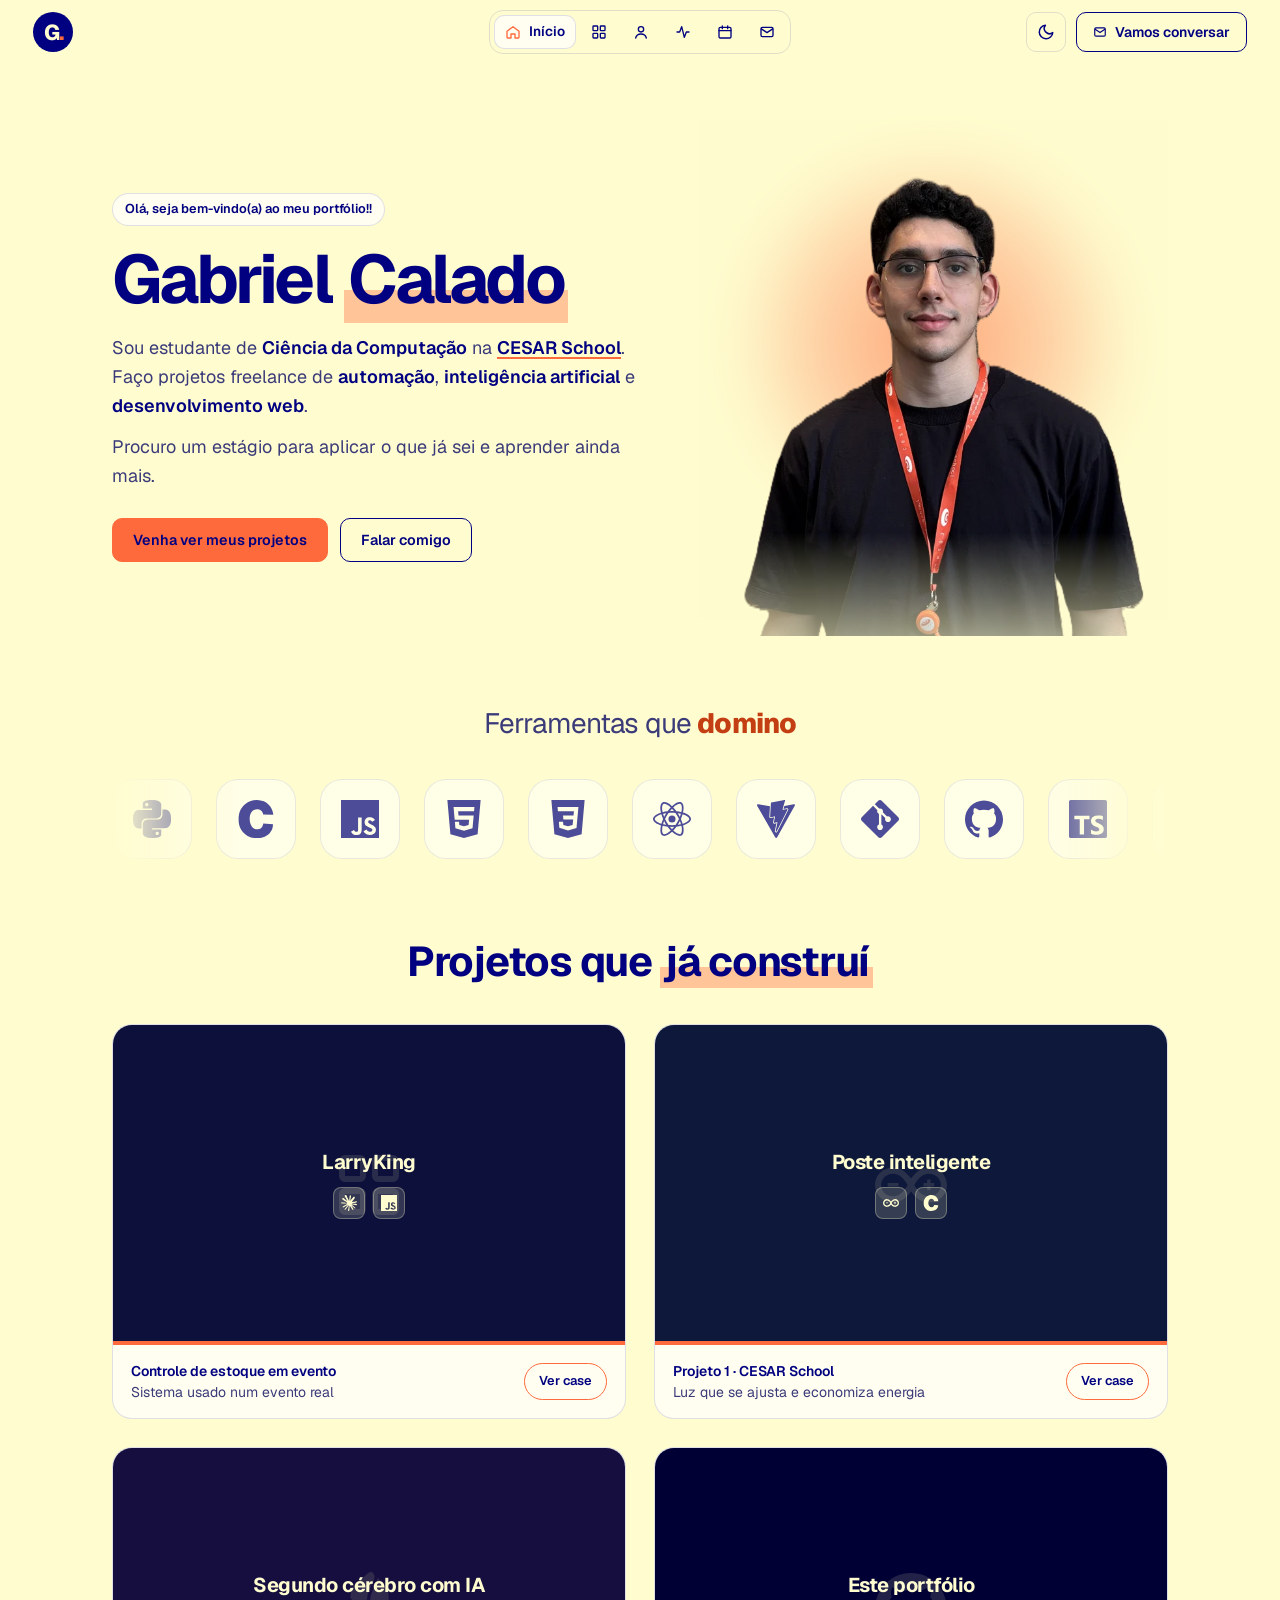
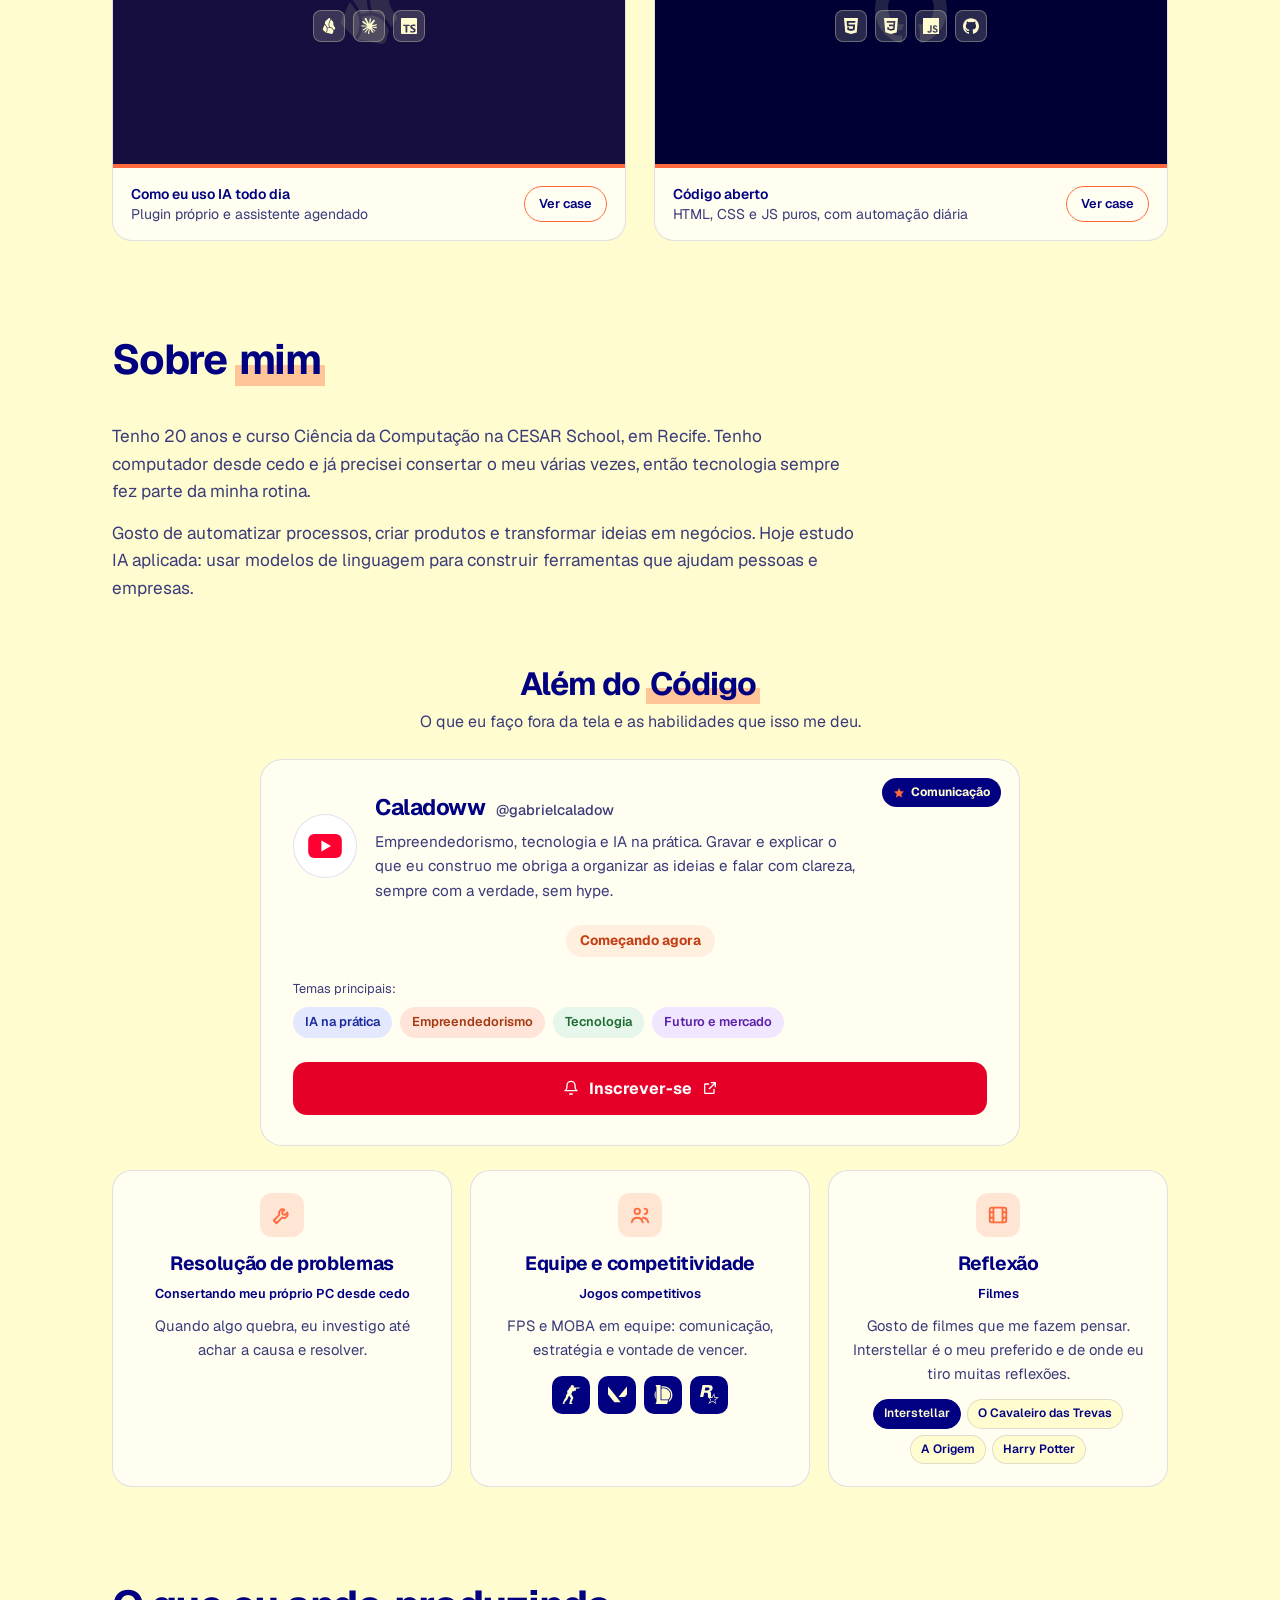
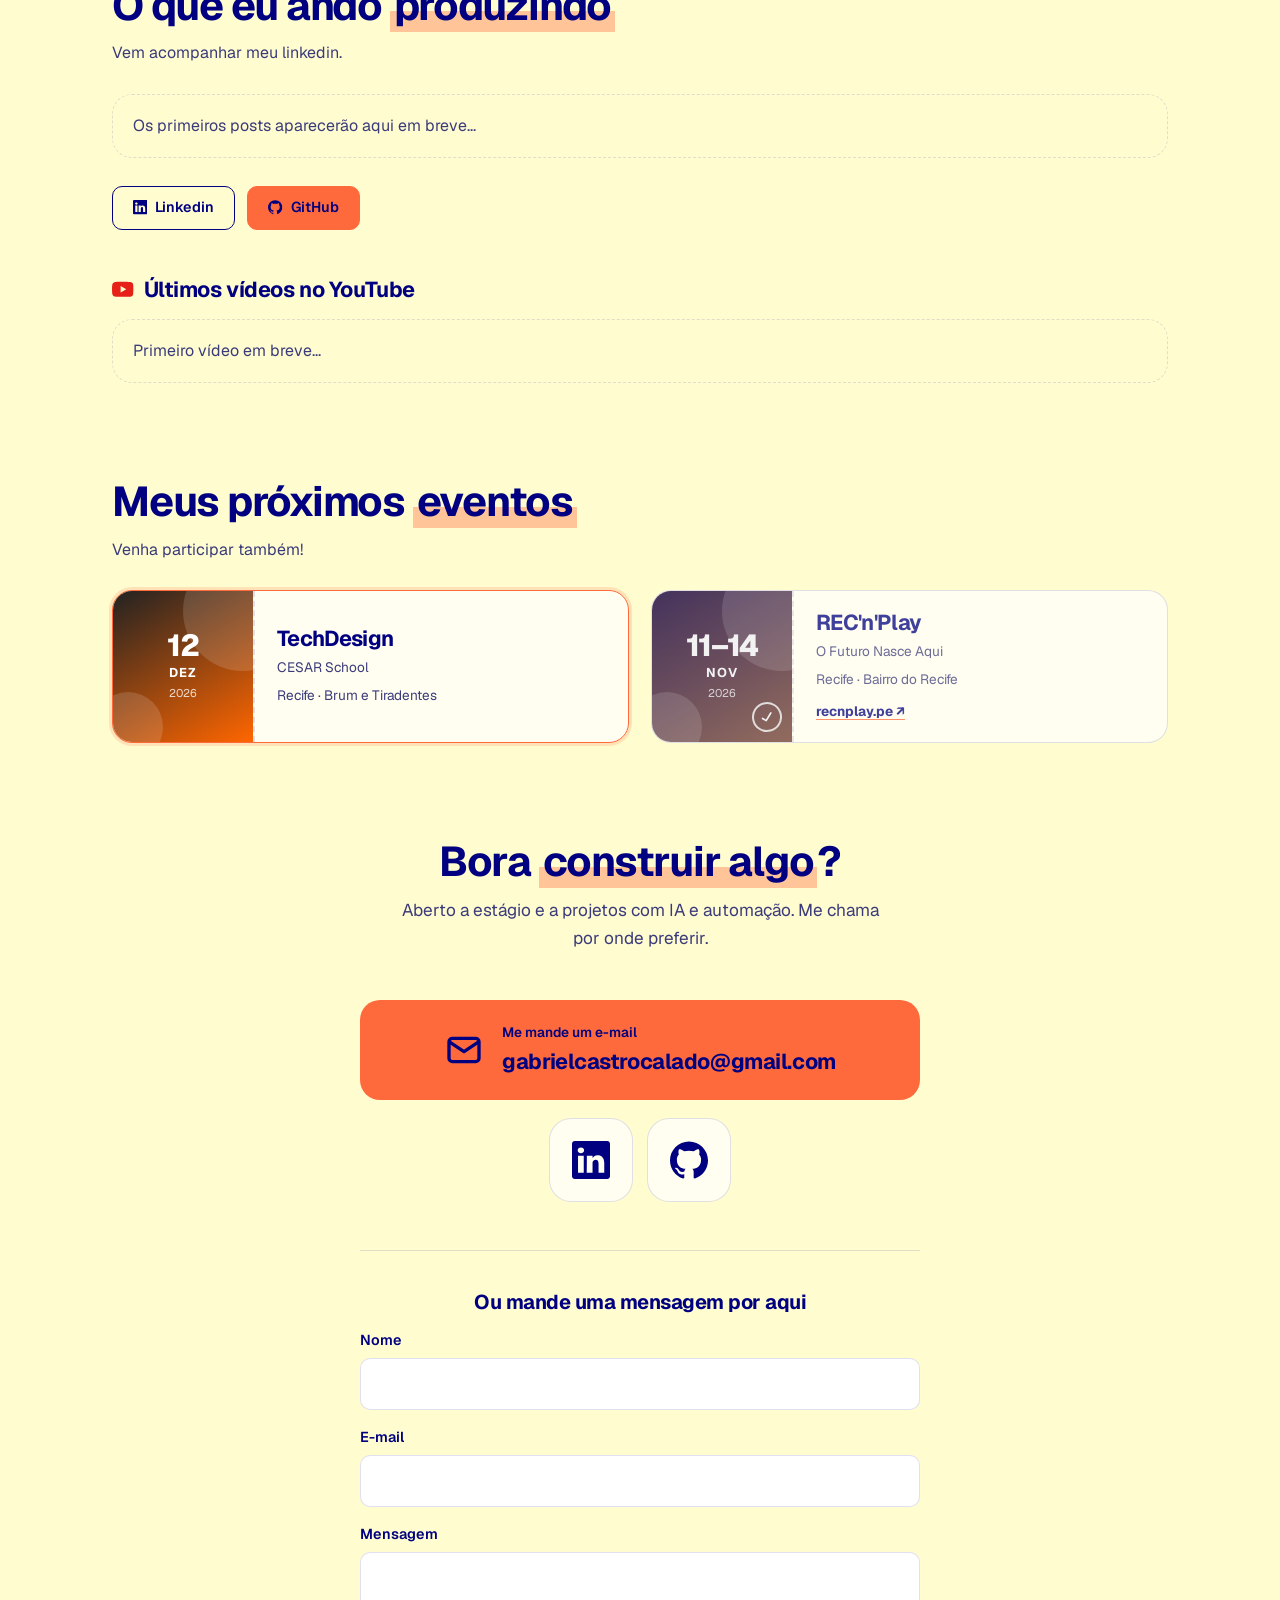
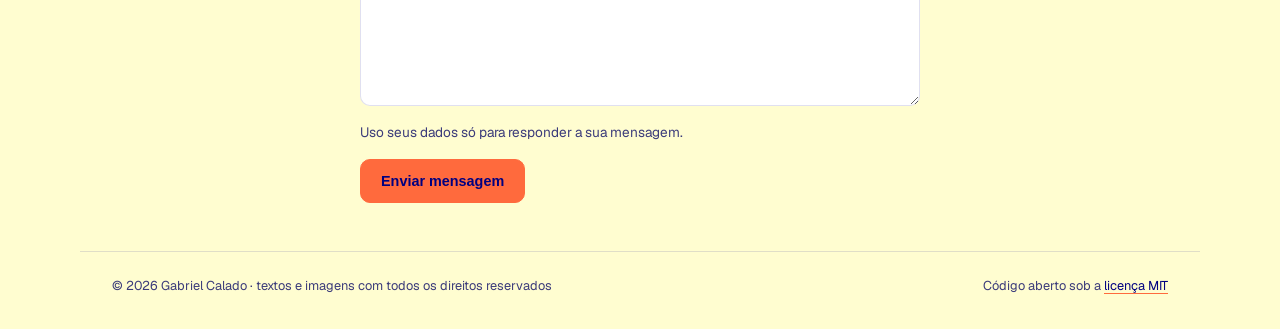
<file: index.html>
<!doctype html>
<html lang="pt-BR">
<head>
  <meta charset="utf-8">
  <meta name="viewport" content="width=device-width, initial-scale=1">
  <link rel="icon" href="/favicon.ico" sizes="any">
  <link rel="apple-touch-icon" href="/apple-touch-icon.png">
  <title>Gabriel Calado · Portfólio</title>
  <meta name="description" content="Portfólio de Gabriel Calado, estudante de Ciência da Computação na CESAR School construindo produtos com IA.">
  <meta name="author" content="Gabriel Calado">
  <!-- Prévia do link no LinkedIn e em outras redes (Open Graph). A imagem precisa de endereço completo. -->
  <meta property="og:type" content="website">
  <meta property="og:site_name" content="Gabriel Calado">
  <meta property="og:locale" content="pt_BR">
  <meta property="og:url" content="https://gabrielcalado.netlify.app/">
  <meta property="og:title" content="Gabriel Calado · Portfólio">
  <meta property="og:description" content="Portfólio de Gabriel Calado, estudante de Ciência da Computação na CESAR School construindo produtos com IA.">
  <meta property="og:image" content="https://gabrielcalado.netlify.app/assets/img/og.jpg">
  <meta property="og:image:width" content="1200">
  <meta property="og:image:height" content="630">
  <meta property="og:image:alt" content="Gabriel Calado, estudante de Ciência da Computação na CESAR School">
  <meta name="twitter:card" content="summary_large_image">
  <link rel="preload" href="assets/fonts/Geist-Variable.woff2" as="font" type="font/woff2" crossorigin>
  <link rel="stylesheet" href="assets/css/tokens.css">
  <link rel="stylesheet" href="assets/css/base.css">
  <link rel="stylesheet" href="assets/css/layout.css">
  <link rel="stylesheet" href="assets/css/components.css">
  <script src="assets/js/theme.js"></script>
  <script src="assets/js/intro.js"></script>
  <script type="module" src="assets/js/main.js"></script>
</head>
<body>
  <a class="skip-link" href="#conteudo">Pular para o conteúdo</a>
  <div class="header-sentinel" aria-hidden="true"></div>

  <header class="site-header">
    <div class="header-bar">
      <a class="logo" href="#inicio" aria-label="Gabriel Calado, voltar ao início">
        <span class="logo-mark" aria-hidden="true">G<span class="logo-dot">.</span></span>
      </a>
      <nav aria-label="Seções do portfólio">
        <ul class="nav-list">
          <li>
            <a class="nav-link" href="#inicio" data-tooltip="Início">
              <svg class="icon" aria-hidden="true"><use href="assets/icons/sprite.svg#home"></use></svg>
              <span class="nav-label">Início</span>
            </a>
          </li>
          <li>
            <a class="nav-link" href="#projetos" data-tooltip="Projetos">
              <svg class="icon" aria-hidden="true"><use href="assets/icons/sprite.svg#grid"></use></svg>
              <span class="nav-label">Projetos</span>
            </a>
          </li>
          <li>
            <a class="nav-link" href="#sobre" data-tooltip="Sobre">
              <svg class="icon" aria-hidden="true"><use href="assets/icons/sprite.svg#user"></use></svg>
              <span class="nav-label">Sobre</span>
            </a>
          </li>
          <li>
            <a class="nav-link" href="#novidades" data-tooltip="Novidades">
              <svg class="icon" aria-hidden="true"><use href="assets/icons/sprite.svg#activity"></use></svg>
              <span class="nav-label">Novidades</span>
            </a>
          </li>
          <li>
            <a class="nav-link" href="#eventos" data-tooltip="Eventos">
              <svg class="icon" aria-hidden="true"><use href="assets/icons/sprite.svg#calendar"></use></svg>
              <span class="nav-label">Eventos</span>
            </a>
          </li>
          <li>
            <a class="nav-link" href="#contato" data-tooltip="Contato">
              <svg class="icon" aria-hidden="true"><use href="assets/icons/sprite.svg#mail"></use></svg>
              <span class="nav-label">Contato</span>
            </a>
          </li>
        </ul>
      </nav>
      <div class="header-actions">
        <button class="theme-toggle" type="button" data-theme-toggle aria-label="Tema escuro" aria-pressed="false">
          <svg class="icon icon-moon" aria-hidden="true"><use href="assets/icons/sprite.svg#moon"></use></svg>
          <svg class="icon icon-sun" aria-hidden="true"><use href="assets/icons/sprite.svg#sun"></use></svg>
        </button>
        <a class="header-cta" href="#contato">
          <svg class="icon" aria-hidden="true"><use href="assets/icons/sprite.svg#mail"></use></svg>
          <span class="header-cta-label">Vamos conversar</span>
        </a>
      </div>
    </div>
  </header>

  <main id="conteudo">
    <section id="inicio" class="hero-section" aria-labelledby="inicio-titulo">
      <div class="hero">
        <div class="hero-text">
          <p class="pill">Olá, seja bem-vindo(a) ao meu portfólio!!</p>
          <h1 id="inicio-titulo" class="hero-title">Gabriel <span class="highlight">Calado</span></h1>
          <p class="hero-lead">
            Sou estudante de <strong>Ciência da Computação</strong> na
            <a href="https://www.cesar.school/" target="_blank" rel="noopener noreferrer">CESAR School</a>.
            Faço projetos freelance de <strong>automação</strong>, <strong>inteligência artificial</strong>
            e <strong>desenvolvimento web</strong>.
          </p>
          <p class="hero-lead">
            Procuro um estágio para aplicar o que já sei e aprender ainda mais.
          </p>
          <div class="hero-actions">
            <a class="button button-primary" href="#projetos">Venha ver meus projetos</a>
            <a class="button" href="#contato">Falar comigo</a>
          </div>
        </div>

        <figure class="hero-photo">
          <img src="assets/img/gabriel.webp" alt="Gabriel Calado sorrindo, de óculos e camiseta preta, com o crachá da CESAR School" width="720" height="912">
        </figure>
      </div>

      <h2 class="tools-title">Ferramentas que <span class="tools-title-accent">domino</span></h2>
      <div class="tools" data-marquee>
        <ul class="tools-track" aria-label="Ferramentas que domino">
          <li class="tool tool-python"><svg class="icon" role="img" aria-label="Python"><use href="assets/icons/sprite.svg#python"></use></svg></li>
          <li class="tool tool-c"><svg class="icon" role="img" aria-label="C"><use href="assets/icons/sprite.svg#c"></use></svg></li>
          <li class="tool tool-javascript"><svg class="icon" role="img" aria-label="JavaScript"><use href="assets/icons/sprite.svg#javascript"></use></svg></li>
          <li class="tool tool-html"><svg class="icon" role="img" aria-label="HTML"><use href="assets/icons/sprite.svg#html5"></use></svg></li>
          <li class="tool tool-css"><svg class="icon" role="img" aria-label="CSS"><use href="assets/icons/sprite.svg#css3"></use></svg></li>
          <li class="tool tool-react"><svg class="icon" role="img" aria-label="React"><use href="assets/icons/sprite.svg#react"></use></svg></li>
          <li class="tool tool-vite"><svg class="icon" role="img" aria-label="Vite"><use href="assets/icons/sprite.svg#vite"></use></svg></li>
          <li class="tool tool-git"><svg class="icon" role="img" aria-label="Git"><use href="assets/icons/sprite.svg#git"></use></svg></li>
          <li class="tool tool-github"><svg class="icon" role="img" aria-label="GitHub"><use href="assets/icons/sprite.svg#github"></use></svg></li>
          <li class="tool tool-typescript"><svg class="icon" role="img" aria-label="TypeScript"><use href="assets/icons/sprite.svg#typescript"></use></svg></li>
          <li class="tool tool-arduino"><svg class="icon" role="img" aria-label="Arduino"><use href="assets/icons/sprite.svg#arduino"></use></svg></li>
          <li class="tool tool-claude"><svg class="icon" role="img" aria-label="Claude"><use href="assets/icons/sprite.svg#claude"></use></svg></li>
          <li class="tool tool-obsidian"><svg class="icon" role="img" aria-label="Obsidian"><use href="assets/icons/sprite.svg#obsidian"></use></svg></li>
        </ul>
      </div>
    </section>

    <section id="projetos" class="section section-centered" aria-labelledby="projetos-titulo">
      <h2 id="projetos-titulo" class="section-title">Projetos que <span class="highlight">já construí</span></h2>

      <ul class="projects">
        <li>
          <a class="project-card" href="projects/larryking.html">
            <div class="project-cover project-cover-larryking">
              <svg class="project-cover-icon" aria-hidden="true"><use href="assets/icons/sprite.svg#grid"></use></svg>
              <div class="project-shade">
                <h3 class="project-name">LarryKing</h3>
                <ul class="project-tools" aria-label="Ferramentas usadas">
                  <li><svg class="icon" role="img" aria-label="Claude"><use href="assets/icons/sprite.svg#claude"></use></svg></li>
                  <li><svg class="icon" role="img" aria-label="JavaScript"><use href="assets/icons/sprite.svg#javascript"></use></svg></li>
                </ul>
              </div>
            </div>
            <div class="project-details">
              <p><strong>Controle de estoque em evento</strong> Sistema usado num evento real</p>
              <span class="project-more">Ver case</span>
            </div>
          </a>
        </li>
        <li>
          <a class="project-card" href="projects/smart-streetlight.html">
            <div class="project-cover project-cover-streetlight">
              <svg class="project-cover-icon" aria-hidden="true"><use href="assets/icons/sprite.svg#arduino"></use></svg>
              <div class="project-shade">
                <h3 class="project-name">Poste inteligente</h3>
                <ul class="project-tools" aria-label="Ferramentas usadas">
                  <li><svg class="icon" role="img" aria-label="Arduino"><use href="assets/icons/sprite.svg#arduino"></use></svg></li>
                  <li><svg class="icon" role="img" aria-label="C"><use href="assets/icons/sprite.svg#c"></use></svg></li>
                </ul>
              </div>
            </div>
            <div class="project-details">
              <p><strong>Projeto 1 · CESAR School</strong> Luz que se ajusta e economiza energia</p>
              <span class="project-more">Ver case</span>
            </div>
          </a>
        </li>
        <li>
          <a class="project-card" href="projects/second-brain.html">
            <div class="project-cover project-cover-brain">
              <svg class="project-cover-icon" aria-hidden="true"><use href="assets/icons/sprite.svg#obsidian"></use></svg>
              <div class="project-shade">
                <h3 class="project-name">Segundo cérebro com IA</h3>
                <ul class="project-tools" aria-label="Ferramentas usadas">
                  <li><svg class="icon" role="img" aria-label="Obsidian"><use href="assets/icons/sprite.svg#obsidian"></use></svg></li>
                  <li><svg class="icon" role="img" aria-label="Claude"><use href="assets/icons/sprite.svg#claude"></use></svg></li>
                  <li><svg class="icon" role="img" aria-label="TypeScript"><use href="assets/icons/sprite.svg#typescript"></use></svg></li>
                </ul>
              </div>
            </div>
            <div class="project-details">
              <p><strong>Como eu uso IA todo dia</strong> Plugin próprio e assistente agendado</p>
              <span class="project-more">Ver case</span>
            </div>
          </a>
        </li>
        <li>
          <a class="project-card" href="projects/portfolio.html">
            <div class="project-cover project-cover-portfolio">
              <svg class="project-cover-icon" aria-hidden="true"><use href="assets/icons/sprite.svg#github"></use></svg>
              <div class="project-shade">
                <h3 class="project-name">Este portfólio</h3>
                <ul class="project-tools" aria-label="Ferramentas usadas">
                  <li><svg class="icon" role="img" aria-label="HTML"><use href="assets/icons/sprite.svg#html5"></use></svg></li>
                  <li><svg class="icon" role="img" aria-label="CSS"><use href="assets/icons/sprite.svg#css3"></use></svg></li>
                  <li><svg class="icon" role="img" aria-label="JavaScript"><use href="assets/icons/sprite.svg#javascript"></use></svg></li>
                  <li><svg class="icon" role="img" aria-label="GitHub"><use href="assets/icons/sprite.svg#github"></use></svg></li>
                </ul>
              </div>
            </div>
            <div class="project-details">
              <p><strong>Código aberto</strong> HTML, CSS e JS puros, com automação diária</p>
              <span class="project-more">Ver case</span>
            </div>
          </a>
        </li>
      </ul>
    </section>

    <section id="sobre" class="section" aria-labelledby="sobre-titulo">
      <h2 id="sobre-titulo" class="section-title">Sobre <span class="highlight">mim</span></h2>
      <div class="about-text">
        <p>
          Tenho 20 anos e curso Ciência da Computação na CESAR School, em Recife. Tenho computador desde cedo
          e já precisei consertar o meu várias vezes, então tecnologia sempre fez parte da minha rotina.
        </p>
        <p>
          Gosto de automatizar processos, criar produtos e transformar ideias em negócios. Hoje estudo IA aplicada:
          usar modelos de linguagem para construir ferramentas que ajudam pessoas e empresas.
        </p>
      </div>

      <h3 class="beyond-title">Além do <span class="highlight">Código</span></h3>
      <p class="beyond-lead">O que eu faço fora da tela e as habilidades que isso me deu.</p>

      <article class="channel-card">
        <p class="channel-badge"><svg class="icon" aria-hidden="true"><use href="assets/icons/sprite.svg#star"></use></svg>Comunicação</p>
        <div class="channel-head">
          <span class="channel-logo"><svg aria-hidden="true"><use href="assets/icons/sprite.svg#youtube-logo"></use></svg></span>
          <div>
            <h4 class="channel-name">Caladoww <span class="channel-handle">@gabrielcaladow</span></h4>
            <p class="channel-desc">
              Empreendedorismo, tecnologia e IA na prática. Gravar e explicar o que eu construo me obriga a organizar
              as ideias e falar com clareza, sempre com a verdade, sem hype.
            </p>
          </div>
        </div>
        <p class="channel-status">Começando agora</p>
        <p class="channel-topics-label">Temas principais:</p>
        <ul class="channel-topics">
          <li class="topic-ia">IA na prática</li>
          <li class="topic-business">Empreendedorismo</li>
          <li class="topic-tech">Tecnologia</li>
          <li class="topic-future">Futuro e mercado</li>
        </ul>
        <a class="channel-subscribe" href="https://www.youtube.com/@gabrielcaladow?sub_confirmation=1" target="_blank" rel="noopener noreferrer">
          <svg class="icon" aria-hidden="true"><use href="assets/icons/sprite.svg#bell"></use></svg>
          Inscrever-se
          <svg class="icon" aria-hidden="true"><use href="assets/icons/sprite.svg#external"></use></svg>
        </a>
      </article>

      <ul class="beyond">
        <li class="beyond-card">
          <span class="beyond-icon"><svg class="icon" aria-hidden="true"><use href="assets/icons/sprite.svg#wrench"></use></svg></span>
          <h4 class="beyond-skill">Resolução de problemas</h4>
          <p class="beyond-origin">Consertando meu próprio PC desde cedo</p>
          <p>Quando algo quebra, eu investigo até achar a causa e resolver.</p>
        </li>
        <li class="beyond-card">
          <span class="beyond-icon"><svg class="icon" aria-hidden="true"><use href="assets/icons/sprite.svg#team"></use></svg></span>
          <h4 class="beyond-skill">Equipe e competitividade</h4>
          <p class="beyond-origin">Jogos competitivos</p>
          <p>FPS e MOBA em equipe: comunicação, estratégia e vontade de vencer.</p>
          <ul class="games" aria-label="Jogos">
            <li><svg class="icon" role="img" aria-label="Counter-Strike 2"><use href="assets/icons/sprite.svg#counterstrike"></use></svg></li>
            <li><svg class="icon" role="img" aria-label="Valorant"><use href="assets/icons/sprite.svg#valorant"></use></svg></li>
            <li><svg class="icon" role="img" aria-label="League of Legends"><use href="assets/icons/sprite.svg#leagueoflegends"></use></svg></li>
            <li><svg class="icon" role="img" aria-label="GTA VI e Red Dead Redemption 2, da Rockstar Games"><use href="assets/icons/sprite.svg#rockstar"></use></svg></li>
          </ul>
        </li>
        <li class="beyond-card">
          <span class="beyond-icon"><svg class="icon" aria-hidden="true"><use href="assets/icons/sprite.svg#film"></use></svg></span>
          <h4 class="beyond-skill">Reflexão</h4>
          <p class="beyond-origin">Filmes</p>
          <p>Gosto de filmes que me fazem pensar. Interstellar é o meu preferido e de onde eu tiro muitas reflexões.</p>
          <ul class="films" aria-label="Filmes">
            <li class="film-favorite">Interstellar</li>
            <li>O Cavaleiro das Trevas</li>
            <li>A Origem</li>
            <li>Harry Potter</li>
          </ul>
        </li>
      </ul>
    </section>

    <section id="novidades" class="section section-compact" aria-labelledby="novidades-titulo">
      <h2 id="novidades-titulo" class="section-title">O que eu ando <span class="highlight">produzindo</span></h2>
      <p class="section-lead">Vem acompanhar meu linkedin.</p>

      <ul class="feed" data-feed="posts"></ul>
      <p class="feed-empty" data-feed-empty="posts" hidden>Os primeiros posts aparecerão aqui em breve...</p>
      <noscript><p class="feed-empty">Os posts aparecem aqui com o JavaScript ligado.</p></noscript>

      <div class="feed-actions">
        <a class="button" href="https://www.linkedin.com/in/gabrielcalado-tech/" target="_blank" rel="noopener noreferrer">
          <svg class="icon" aria-hidden="true"><use href="assets/icons/sprite.svg#linkedin"></use></svg>
          Linkedin
        </a>
        <a class="button button-primary" href="https://github.com/GabrielCaladow" target="_blank" rel="noopener noreferrer">
          <svg class="icon" aria-hidden="true"><use href="assets/icons/sprite.svg#github"></use></svg>
          GitHub
        </a>
      </div>

      <h3 class="feed-subtitle">
        <svg class="icon" aria-hidden="true"><use href="assets/icons/sprite.svg#youtube"></use></svg>
        Últimos vídeos no YouTube
      </h3>
      <ul class="feed videos" data-feed="videos"></ul>
      <p class="feed-empty" data-feed-empty="videos" hidden>Primeiro vídeo em breve...</p>
    </section>

    <section id="eventos" class="section section-compact" aria-labelledby="eventos-titulo">
      <h2 id="eventos-titulo" class="section-title">Meus próximos <span class="highlight">eventos</span></h2>
      <p class="section-lead">Venha participar também!</p>

      <ul class="events" data-feed="events"></ul>
      <p class="feed-empty" data-feed-empty="events" hidden>Nenhum evento marcado por enquanto.</p>
      <noscript><p class="feed-empty">Os eventos aparecem aqui com o JavaScript ligado.</p></noscript>
    </section>

    <section id="contato" class="section contact" aria-labelledby="contato-titulo">
      <div class="contact-text">
        <h2 id="contato-titulo" class="section-title">Bora <span class="highlight">construir algo</span>?</h2>
        <p class="contact-lead">Aberto a estágio e a projetos com IA e automação. Me chama por onde preferir.</p>
      </div>

      <div class="contact-actions">
        <a class="contact-email" href="mailto:gabrielcastrocalado@gmail.com?subject=Contato%20pelo%20portf%C3%B3lio" data-copy-email="gabrielcastrocalado@gmail.com">
          <svg class="icon" aria-hidden="true"><use href="assets/icons/sprite.svg#mail"></use></svg>
          <span class="contact-email-text">
            <span class="contact-email-label" aria-live="polite">Me mande um e-mail</span>
            <span class="contact-email-address">gabrielcastrocalado@<wbr>gmail.com</span>
          </span>
        </a>

        <ul class="social" aria-label="Outras redes">
          <li>
            <a class="social-link" href="https://www.linkedin.com/in/gabrielcalado-tech/" target="_blank" rel="noopener noreferrer" aria-label="LinkedIn" data-tooltip="LinkedIn">
              <svg class="icon" aria-hidden="true"><use href="assets/icons/sprite.svg#linkedin"></use></svg>
            </a>
          </li>
          <li>
            <a class="social-link" href="https://github.com/GabrielCaladow" target="_blank" rel="noopener noreferrer" aria-label="GitHub" data-tooltip="GitHub">
              <svg class="icon" aria-hidden="true"><use href="assets/icons/sprite.svg#github"></use></svg>
            </a>
          </li>
        </ul>
      </div>

      <!-- O Netlify lê este formulário no deploy (data-netlify) e guarda as mensagens no painel do site.
           Funciona sem JavaScript: o envio é um POST comum, que termina na página de obrigado. -->
      <form class="contact-form" name="contato" method="POST" action="/obrigado.html" data-netlify="true" data-netlify-honeypot="empresa">
        <h3 class="contact-form-title">Ou mande uma mensagem por aqui</h3>
        <input type="hidden" name="form-name" value="contato">
        <!-- Armadilha para robôs: pessoas não veem o campo; se ele vier preenchido, o Netlify descarta a mensagem. -->
        <p hidden>
          <label>Não preencha <input name="empresa" tabindex="-1" autocomplete="off"></label>
        </p>
        <p class="field">
          <label for="contato-nome">Nome</label>
          <input id="contato-nome" name="nome" type="text" autocomplete="name" maxlength="100" required>
        </p>
        <p class="field">
          <label for="contato-email">E-mail</label>
          <input id="contato-email" name="email" type="email" autocomplete="email" maxlength="200" required>
        </p>
        <p class="field">
          <label for="contato-mensagem">Mensagem</label>
          <textarea id="contato-mensagem" name="mensagem" rows="5" maxlength="2000" required></textarea>
        </p>
        <p class="contact-form-note">Uso seus dados só para responder a sua mensagem.</p>
        <button class="button button-primary" type="submit">Enviar mensagem</button>
      </form>
    </section>
  </main>

  <footer class="site-footer">
    <p>© 2026 Gabriel Calado · textos e imagens com todos os direitos reservados</p>
    <p>Código aberto sob a <a href="https://github.com/GabrielCaladow/Portfolio/blob/main/LICENSE" target="_blank" rel="noopener noreferrer">licença MIT</a></p>
  </footer>
</body>
</html>
</file>
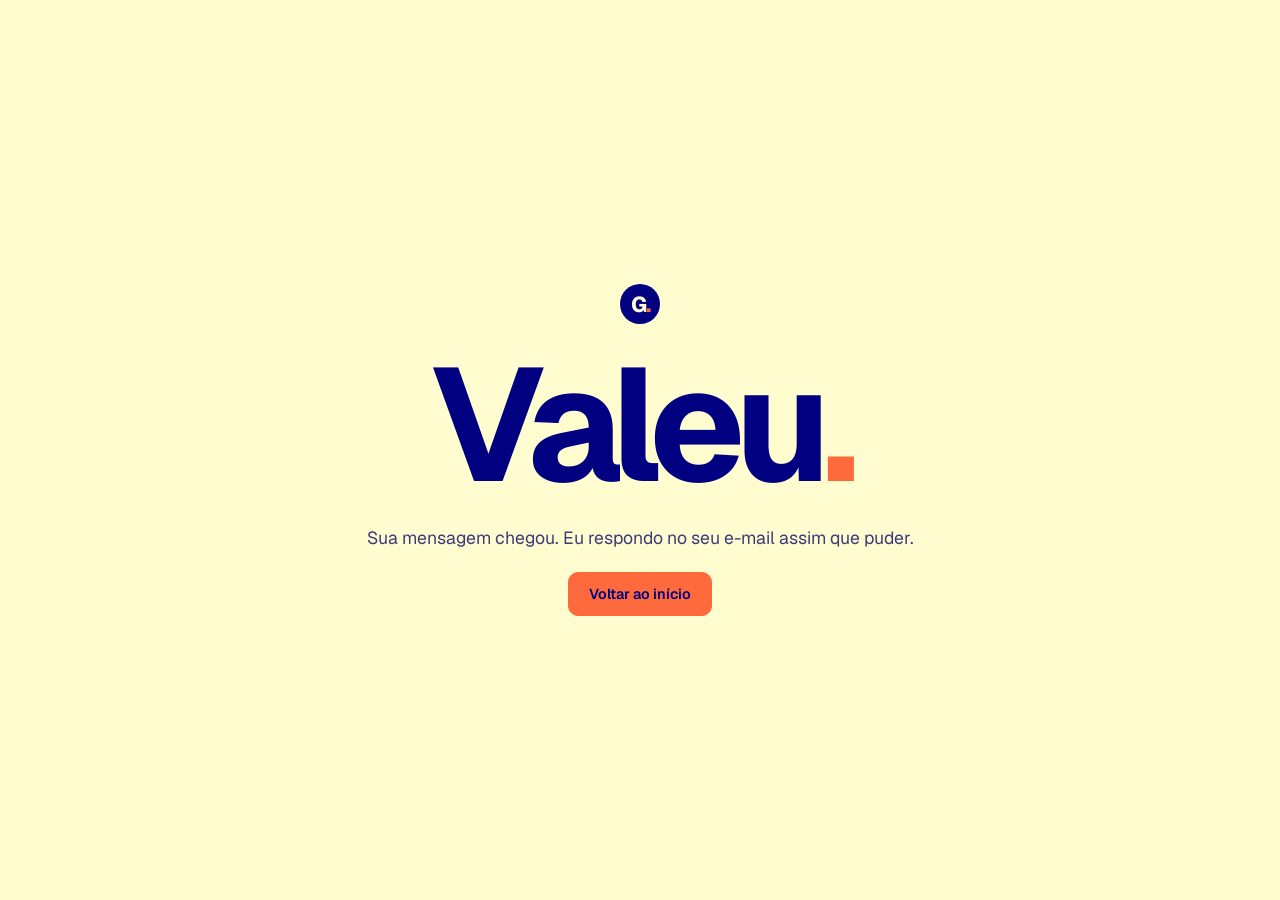
<file: obrigado.html>
<!doctype html>
<html lang="pt-BR">
<head>
  <meta charset="utf-8">
  <meta name="viewport" content="width=device-width, initial-scale=1">
  <link rel="icon" href="/favicon.ico" sizes="any">
  <link rel="apple-touch-icon" href="/apple-touch-icon.png">
  <title>Mensagem enviada · Gabriel Calado</title>
  <meta name="robots" content="noindex">
  <link rel="preload" href="/assets/fonts/Geist-Variable.woff2" as="font" type="font/woff2" crossorigin>
  <link rel="stylesheet" href="/assets/css/tokens.css">
  <link rel="stylesheet" href="/assets/css/base.css">
  <link rel="stylesheet" href="/assets/css/layout.css">
  <link rel="stylesheet" href="/assets/css/components.css">
  <script src="/assets/js/theme.js"></script>
</head>
<body>
  <main class="not-found">
    <a class="logo" href="/" aria-label="Gabriel Calado, voltar ao início">
      <span class="logo-mark" aria-hidden="true">G<span class="logo-dot">.</span></span>
    </a>
    <h1 class="not-found-code">Valeu<span class="logo-dot">.</span></h1>
    <p class="not-found-text">Sua mensagem chegou. Eu respondo no seu e-mail assim que puder.</p>
    <a class="button button-primary" href="/">Voltar ao início</a>
  </main>
</body>
</html>
</file>
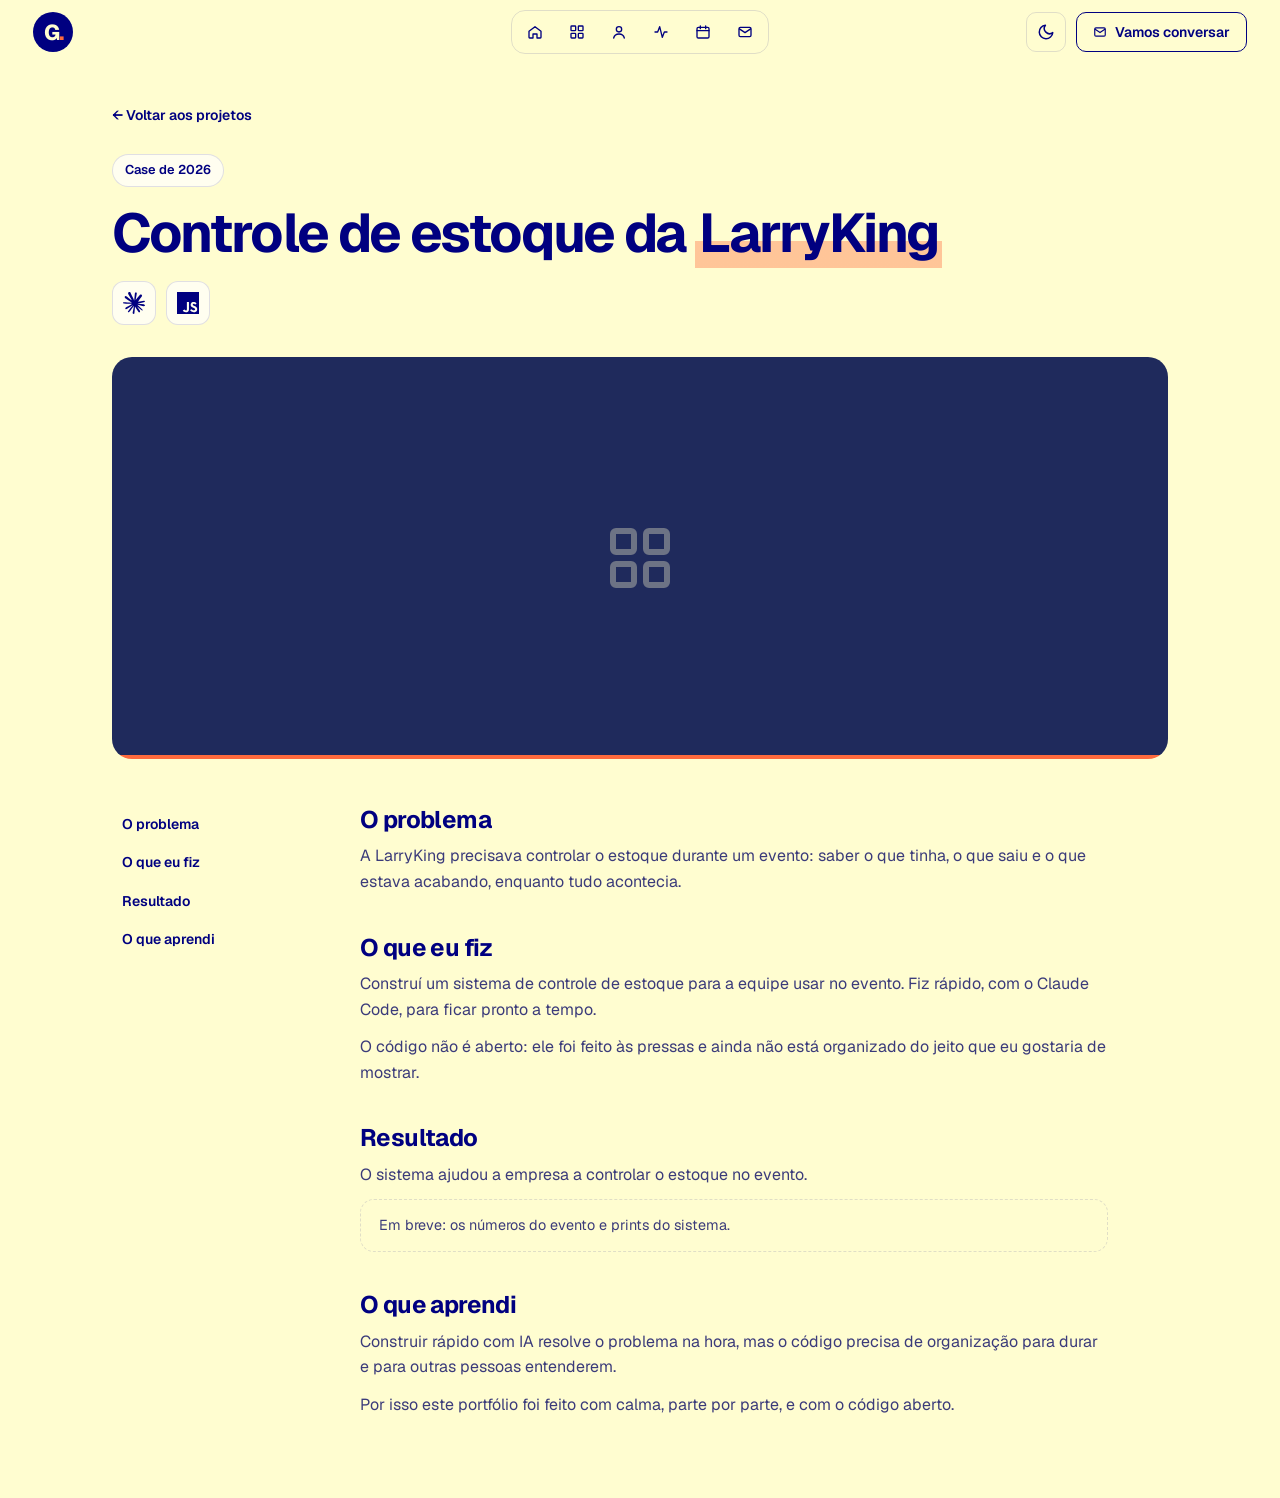
<file: projects/larryking.html>
<!doctype html>
<html lang="pt-BR">
<head>
  <meta charset="utf-8">
  <meta name="viewport" content="width=device-width, initial-scale=1">
  <link rel="icon" href="/favicon.ico" sizes="any">
  <link rel="apple-touch-icon" href="/apple-touch-icon.png">
  <title>Controle de estoque da LarryKing · Gabriel Calado</title>
  <meta name="description" content="Case: sistema de controle de estoque que Gabriel Calado construiu com IA para a LarryKing usar num evento.">
  <meta name="author" content="Gabriel Calado">
  <!-- Prévia do link no LinkedIn e em outras redes (Open Graph). A imagem precisa de endereço completo. -->
  <meta property="og:type" content="website">
  <meta property="og:site_name" content="Gabriel Calado">
  <meta property="og:locale" content="pt_BR">
  <meta property="og:url" content="https://gabrielcalado.netlify.app/projects/larryking.html">
  <meta property="og:title" content="Controle de estoque da LarryKing · Gabriel Calado">
  <meta property="og:description" content="Case: sistema de controle de estoque que Gabriel Calado construiu com IA para a LarryKing usar num evento.">
  <meta property="og:image" content="https://gabrielcalado.netlify.app/assets/img/og.jpg">
  <meta property="og:image:width" content="1200">
  <meta property="og:image:height" content="630">
  <meta property="og:image:alt" content="Gabriel Calado, estudante de Ciência da Computação na CESAR School">
  <meta name="twitter:card" content="summary_large_image">
  <link rel="preload" href="../assets/fonts/Geist-Variable.woff2" as="font" type="font/woff2" crossorigin>
  <link rel="stylesheet" href="../assets/css/tokens.css">
  <link rel="stylesheet" href="../assets/css/base.css">
  <link rel="stylesheet" href="../assets/css/layout.css">
  <link rel="stylesheet" href="../assets/css/components.css">
  <link rel="stylesheet" href="../assets/css/project.css">
  <script src="../assets/js/theme.js"></script>
  <script type="module" src="../assets/js/main.js"></script>
</head>
<body>
  <a class="skip-link" href="#conteudo">Pular para o conteúdo</a>
  <div class="header-sentinel" aria-hidden="true"></div>

  <header class="site-header">
    <div class="header-bar">
      <a class="logo" href="../index.html" aria-label="Gabriel Calado, voltar ao início">
        <span class="logo-mark" aria-hidden="true">G<span class="logo-dot">.</span></span>
      </a>
      <nav aria-label="Seções do portfólio">
        <ul class="nav-list">
          <li><a class="nav-link" href="../index.html#inicio" data-tooltip="Início"><svg class="icon" aria-hidden="true"><use href="../assets/icons/sprite.svg#home"></use></svg><span class="nav-label">Início</span></a></li>
          <li><a class="nav-link" href="../index.html#projetos" data-tooltip="Projetos"><svg class="icon" aria-hidden="true"><use href="../assets/icons/sprite.svg#grid"></use></svg><span class="nav-label">Projetos</span></a></li>
          <li><a class="nav-link" href="../index.html#sobre" data-tooltip="Sobre"><svg class="icon" aria-hidden="true"><use href="../assets/icons/sprite.svg#user"></use></svg><span class="nav-label">Sobre</span></a></li>
          <li><a class="nav-link" href="../index.html#novidades" data-tooltip="Novidades"><svg class="icon" aria-hidden="true"><use href="../assets/icons/sprite.svg#activity"></use></svg><span class="nav-label">Novidades</span></a></li>
          <li><a class="nav-link" href="../index.html#eventos" data-tooltip="Eventos"><svg class="icon" aria-hidden="true"><use href="../assets/icons/sprite.svg#calendar"></use></svg><span class="nav-label">Eventos</span></a></li>
          <li><a class="nav-link" href="../index.html#contato" data-tooltip="Contato"><svg class="icon" aria-hidden="true"><use href="../assets/icons/sprite.svg#mail"></use></svg><span class="nav-label">Contato</span></a></li>
        </ul>
      </nav>
      <div class="header-actions">
        <button class="theme-toggle" type="button" data-theme-toggle aria-label="Tema escuro" aria-pressed="false">
          <svg class="icon icon-moon" aria-hidden="true"><use href="../assets/icons/sprite.svg#moon"></use></svg>
          <svg class="icon icon-sun" aria-hidden="true"><use href="../assets/icons/sprite.svg#sun"></use></svg>
        </button>
        <a class="header-cta" href="../index.html#contato">
          <svg class="icon" aria-hidden="true"><use href="../assets/icons/sprite.svg#mail"></use></svg>
          <span class="header-cta-label">Vamos conversar</span>
        </a>
      </div>
    </div>
  </header>

  <main id="conteudo" class="case">
    <a class="case-back" href="../index.html#projetos">← Voltar aos projetos</a>

    <p class="pill">Case de 2026</p>
    <h1 class="case-title">Controle de estoque da <span class="highlight">LarryKing</span></h1>

    <ul class="case-tools" aria-label="Ferramentas usadas">
      <li><svg class="icon" role="img" aria-label="Claude"><use href="../assets/icons/sprite.svg#claude"></use></svg></li>
      <li><svg class="icon" role="img" aria-label="JavaScript"><use href="../assets/icons/sprite.svg#javascript"></use></svg></li>
    </ul>

    <div class="case-banner">
      <div class="project-cover project-cover-larryking">
        <svg class="project-cover-icon" aria-hidden="true"><use href="../assets/icons/sprite.svg#grid"></use></svg>
      </div>
    </div>

    <div class="case-body">
      <nav class="case-toc" aria-label="Partes do case">
        <a href="#problema">O problema</a>
        <a href="#solucao">O que eu fiz</a>
        <a href="#resultado">Resultado</a>
        <a href="#aprendizado">O que aprendi</a>
      </nav>

      <div class="case-content">
        <section id="problema" aria-labelledby="problema-titulo">
          <h2 id="problema-titulo">O problema</h2>
          <p>A LarryKing precisava controlar o estoque durante um evento: saber o que tinha, o que saiu e o que estava acabando, enquanto tudo acontecia.</p>
        </section>

        <section id="solucao" aria-labelledby="solucao-titulo">
          <h2 id="solucao-titulo">O que eu fiz</h2>
          <p>Construí um sistema de controle de estoque para a equipe usar no evento. Fiz rápido, com o Claude Code, para ficar pronto a tempo.</p>
          <p>O código não é aberto: ele foi feito às pressas e ainda não está organizado do jeito que eu gostaria de mostrar.</p>
        </section>

        <section id="resultado" aria-labelledby="resultado-titulo">
          <h2 id="resultado-titulo">Resultado</h2>
          <p>O sistema ajudou a empresa a controlar o estoque no evento.</p>
          <p class="case-note">Em breve: os números do evento e prints do sistema.</p>
        </section>

        <section id="aprendizado" aria-labelledby="aprendizado-titulo">
          <h2 id="aprendizado-titulo">O que aprendi</h2>
          <p>Construir rápido com IA resolve o problema na hora, mas o código precisa de organização para durar e para outras pessoas entenderem.</p>
          <p>Por isso este portfólio foi feito com calma, parte por parte, e com o código aberto.</p>
        </section>
      </div>
    </div>
  </main>
</body>
</html>
</file>
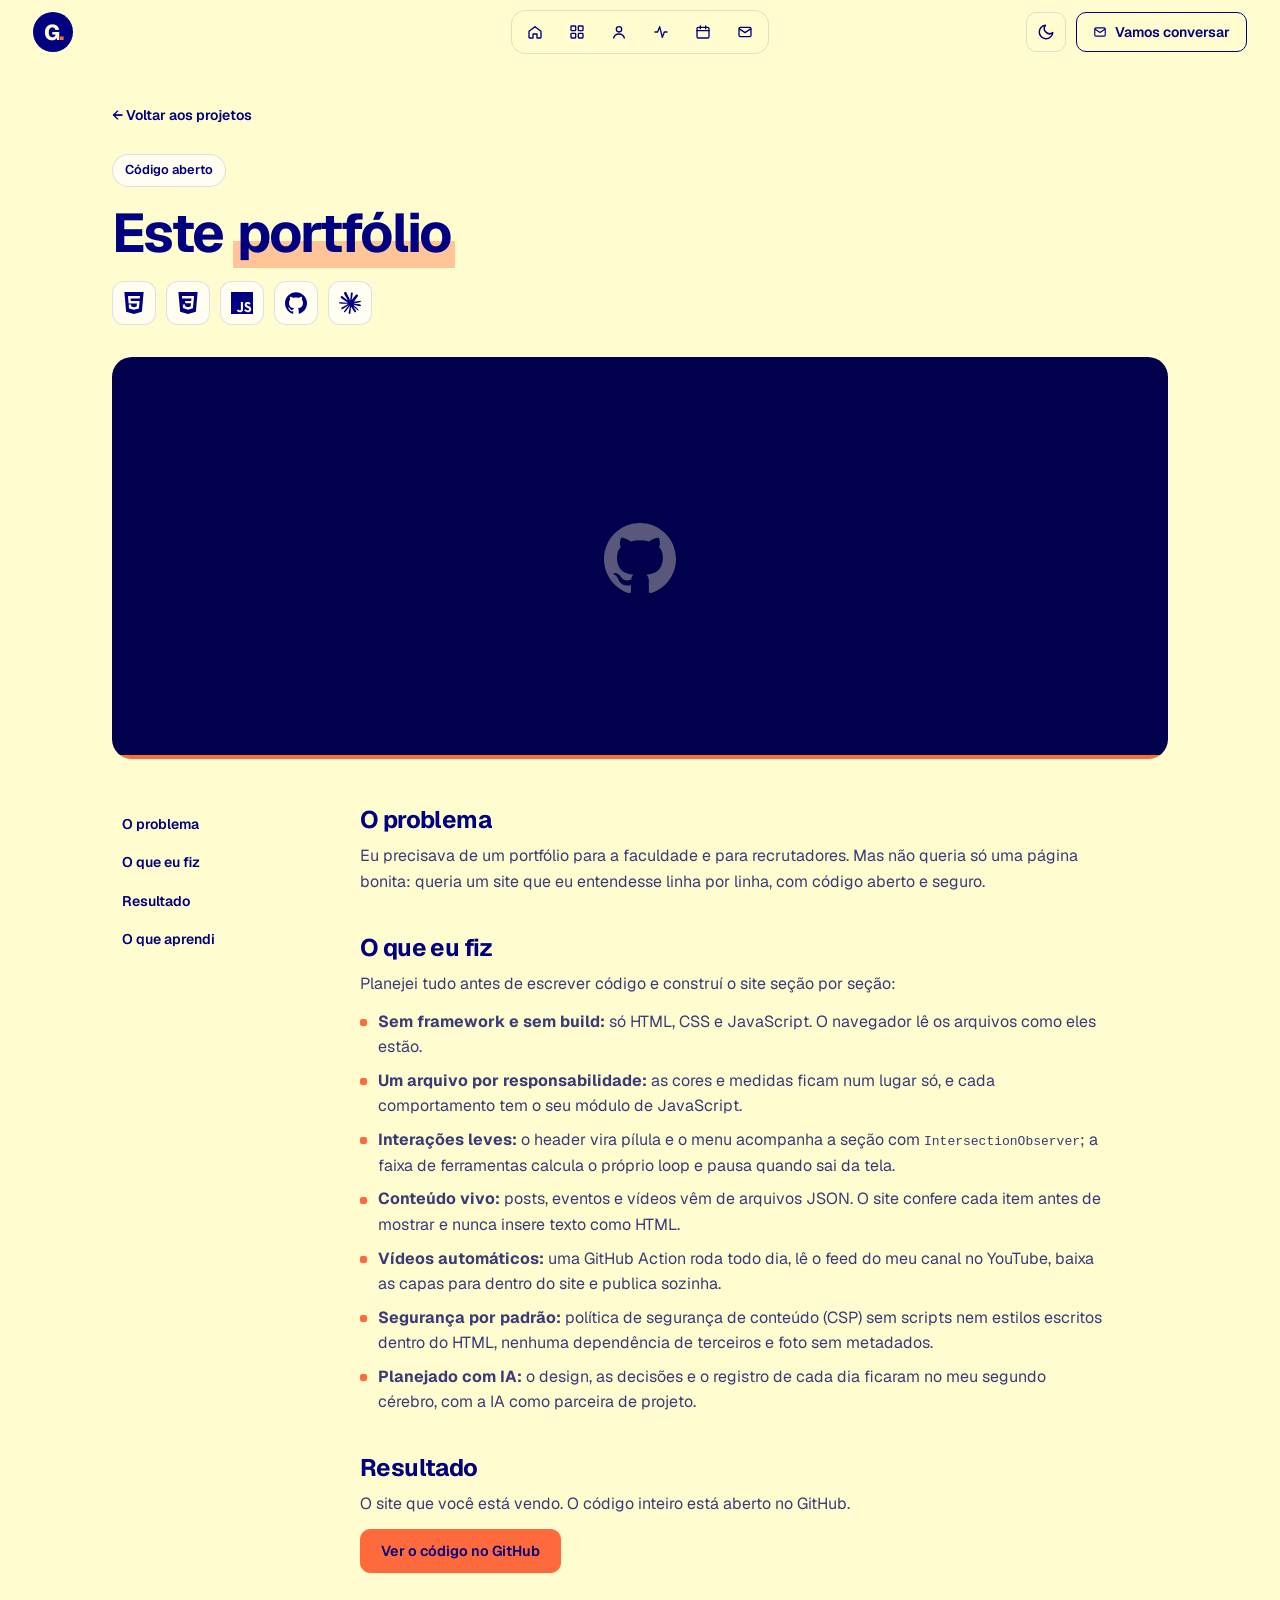
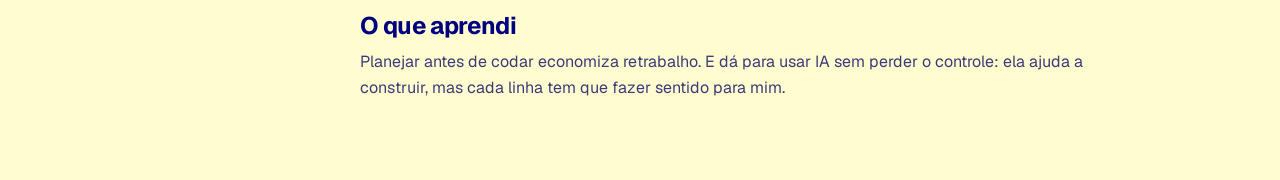
<file: projects/portfolio.html>
<!doctype html>
<html lang="pt-BR">
<head>
  <meta charset="utf-8">
  <meta name="viewport" content="width=device-width, initial-scale=1">
  <link rel="icon" href="/favicon.ico" sizes="any">
  <link rel="apple-touch-icon" href="/apple-touch-icon.png">
  <title>Este portfólio · Gabriel Calado</title>
  <meta name="description" content="Case: como Gabriel Calado construiu este portfólio com HTML, CSS e JavaScript puros, segurança por padrão e automações com GitHub Actions.">
  <meta name="author" content="Gabriel Calado">
  <!-- Prévia do link no LinkedIn e em outras redes (Open Graph). A imagem precisa de endereço completo. -->
  <meta property="og:type" content="website">
  <meta property="og:site_name" content="Gabriel Calado">
  <meta property="og:locale" content="pt_BR">
  <meta property="og:url" content="https://gabrielcalado.netlify.app/projects/portfolio.html">
  <meta property="og:title" content="Este portfólio · Gabriel Calado">
  <meta property="og:description" content="Case: como Gabriel Calado construiu este portfólio com HTML, CSS e JavaScript puros, segurança por padrão e automações com GitHub Actions.">
  <meta property="og:image" content="https://gabrielcalado.netlify.app/assets/img/og.jpg">
  <meta property="og:image:width" content="1200">
  <meta property="og:image:height" content="630">
  <meta property="og:image:alt" content="Gabriel Calado, estudante de Ciência da Computação na CESAR School">
  <meta name="twitter:card" content="summary_large_image">
  <link rel="preload" href="../assets/fonts/Geist-Variable.woff2" as="font" type="font/woff2" crossorigin>
  <link rel="stylesheet" href="../assets/css/tokens.css">
  <link rel="stylesheet" href="../assets/css/base.css">
  <link rel="stylesheet" href="../assets/css/layout.css">
  <link rel="stylesheet" href="../assets/css/components.css">
  <link rel="stylesheet" href="../assets/css/project.css">
  <script src="../assets/js/theme.js"></script>
  <script type="module" src="../assets/js/main.js"></script>
</head>
<body>
  <a class="skip-link" href="#conteudo">Pular para o conteúdo</a>
  <div class="header-sentinel" aria-hidden="true"></div>

  <header class="site-header">
    <div class="header-bar">
      <a class="logo" href="../index.html" aria-label="Gabriel Calado, voltar ao início">
        <span class="logo-mark" aria-hidden="true">G<span class="logo-dot">.</span></span>
      </a>
      <nav aria-label="Seções do portfólio">
        <ul class="nav-list">
          <li><a class="nav-link" href="../index.html#inicio" data-tooltip="Início"><svg class="icon" aria-hidden="true"><use href="../assets/icons/sprite.svg#home"></use></svg><span class="nav-label">Início</span></a></li>
          <li><a class="nav-link" href="../index.html#projetos" data-tooltip="Projetos"><svg class="icon" aria-hidden="true"><use href="../assets/icons/sprite.svg#grid"></use></svg><span class="nav-label">Projetos</span></a></li>
          <li><a class="nav-link" href="../index.html#sobre" data-tooltip="Sobre"><svg class="icon" aria-hidden="true"><use href="../assets/icons/sprite.svg#user"></use></svg><span class="nav-label">Sobre</span></a></li>
          <li><a class="nav-link" href="../index.html#novidades" data-tooltip="Novidades"><svg class="icon" aria-hidden="true"><use href="../assets/icons/sprite.svg#activity"></use></svg><span class="nav-label">Novidades</span></a></li>
          <li><a class="nav-link" href="../index.html#eventos" data-tooltip="Eventos"><svg class="icon" aria-hidden="true"><use href="../assets/icons/sprite.svg#calendar"></use></svg><span class="nav-label">Eventos</span></a></li>
          <li><a class="nav-link" href="../index.html#contato" data-tooltip="Contato"><svg class="icon" aria-hidden="true"><use href="../assets/icons/sprite.svg#mail"></use></svg><span class="nav-label">Contato</span></a></li>
        </ul>
      </nav>
      <div class="header-actions">
        <button class="theme-toggle" type="button" data-theme-toggle aria-label="Tema escuro" aria-pressed="false">
          <svg class="icon icon-moon" aria-hidden="true"><use href="../assets/icons/sprite.svg#moon"></use></svg>
          <svg class="icon icon-sun" aria-hidden="true"><use href="../assets/icons/sprite.svg#sun"></use></svg>
        </button>
        <a class="header-cta" href="../index.html#contato">
          <svg class="icon" aria-hidden="true"><use href="../assets/icons/sprite.svg#mail"></use></svg>
          <span class="header-cta-label">Vamos conversar</span>
        </a>
      </div>
    </div>
  </header>

  <main id="conteudo" class="case">
    <a class="case-back" href="../index.html#projetos">← Voltar aos projetos</a>

    <p class="pill">Código aberto</p>
    <h1 class="case-title">Este <span class="highlight">portfólio</span></h1>

    <ul class="case-tools" aria-label="Ferramentas usadas">
      <li><svg class="icon" role="img" aria-label="HTML"><use href="../assets/icons/sprite.svg#html5"></use></svg></li>
      <li><svg class="icon" role="img" aria-label="CSS"><use href="../assets/icons/sprite.svg#css3"></use></svg></li>
      <li><svg class="icon" role="img" aria-label="JavaScript"><use href="../assets/icons/sprite.svg#javascript"></use></svg></li>
      <li><svg class="icon" role="img" aria-label="GitHub"><use href="../assets/icons/sprite.svg#github"></use></svg></li>
      <li><svg class="icon" role="img" aria-label="Claude"><use href="../assets/icons/sprite.svg#claude"></use></svg></li>
    </ul>

    <div class="case-banner">
      <div class="project-cover project-cover-portfolio">
        <svg class="project-cover-icon" aria-hidden="true"><use href="../assets/icons/sprite.svg#github"></use></svg>
      </div>
    </div>

    <div class="case-body">
      <nav class="case-toc" aria-label="Partes do case">
        <a href="#problema">O problema</a>
        <a href="#solucao">O que eu fiz</a>
        <a href="#resultado">Resultado</a>
        <a href="#aprendizado">O que aprendi</a>
      </nav>

      <div class="case-content">
        <section id="problema" aria-labelledby="problema-titulo">
          <h2 id="problema-titulo">O problema</h2>
          <p>Eu precisava de um portfólio para a faculdade e para recrutadores. Mas não queria só uma página bonita: queria um site que eu entendesse linha por linha, com código aberto e seguro.</p>
        </section>

        <section id="solucao" aria-labelledby="solucao-titulo">
          <h2 id="solucao-titulo">O que eu fiz</h2>
          <p>Planejei tudo antes de escrever código e construí o site seção por seção:</p>
          <ul>
            <li><strong>Sem framework e sem build:</strong> só HTML, CSS e JavaScript. O navegador lê os arquivos como eles estão.</li>
            <li><strong>Um arquivo por responsabilidade:</strong> as cores e medidas ficam num lugar só, e cada comportamento tem o seu módulo de JavaScript.</li>
            <li><strong>Interações leves:</strong> o header vira pílula e o menu acompanha a seção com <code>IntersectionObserver</code>; a faixa de ferramentas calcula o próprio loop e pausa quando sai da tela.</li>
            <li><strong>Conteúdo vivo:</strong> posts, eventos e vídeos vêm de arquivos JSON. O site confere cada item antes de mostrar e nunca insere texto como HTML.</li>
            <li><strong>Vídeos automáticos:</strong> uma GitHub Action roda todo dia, lê o feed do meu canal no YouTube, baixa as capas para dentro do site e publica sozinha.</li>
            <li><strong>Segurança por padrão:</strong> política de segurança de conteúdo (CSP) sem scripts nem estilos escritos dentro do HTML, nenhuma dependência de terceiros e foto sem metadados.</li>
            <li><strong>Planejado com IA:</strong> o design, as decisões e o registro de cada dia ficaram no meu segundo cérebro, com a IA como parceira de projeto.</li>
          </ul>
        </section>

        <section id="resultado" aria-labelledby="resultado-titulo">
          <h2 id="resultado-titulo">Resultado</h2>
          <p>O site que você está vendo. O código inteiro está aberto no GitHub.</p>
          <p><a class="button button-primary" href="https://github.com/GabrielCaladow/Portfolio" target="_blank" rel="noopener noreferrer">Ver o código no GitHub</a></p>
        </section>

        <section id="aprendizado" aria-labelledby="aprendizado-titulo">
          <h2 id="aprendizado-titulo">O que aprendi</h2>
          <p>Planejar antes de codar economiza retrabalho. E dá para usar IA sem perder o controle: ela ajuda a construir, mas cada linha tem que fazer sentido para mim.</p>
        </section>
      </div>
    </div>
  </main>
</body>
</html>
</file>
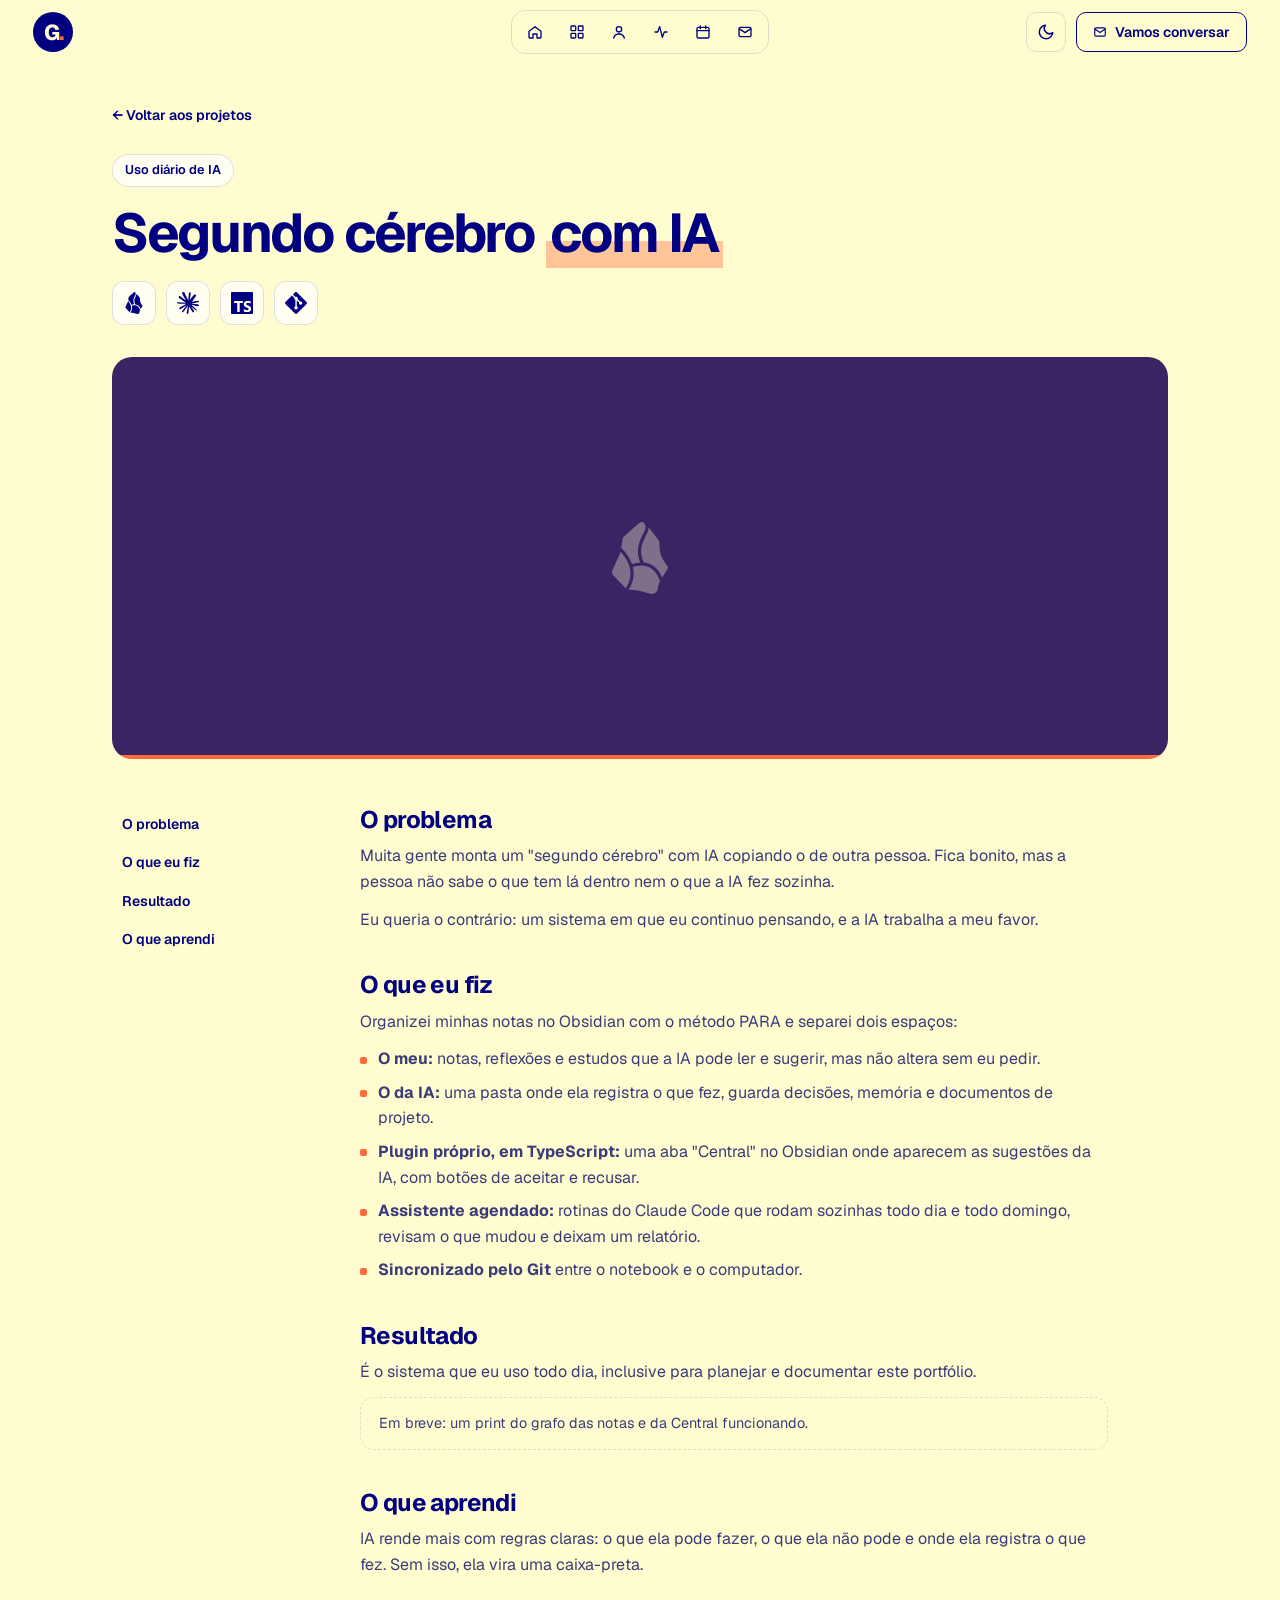
<file: projects/second-brain.html>
<!doctype html>
<html lang="pt-BR">
<head>
  <meta charset="utf-8">
  <meta name="viewport" content="width=device-width, initial-scale=1">
  <link rel="icon" href="/favicon.ico" sizes="any">
  <link rel="apple-touch-icon" href="/apple-touch-icon.png">
  <title>Segundo cérebro com IA · Gabriel Calado</title>
  <meta name="description" content="Case: como Gabriel Calado usa IA todo dia num segundo cérebro no Obsidian, com plugin próprio e assistente agendado.">
  <meta name="author" content="Gabriel Calado">
  <!-- Prévia do link no LinkedIn e em outras redes (Open Graph). A imagem precisa de endereço completo. -->
  <meta property="og:type" content="website">
  <meta property="og:site_name" content="Gabriel Calado">
  <meta property="og:locale" content="pt_BR">
  <meta property="og:url" content="https://gabrielcalado.netlify.app/projects/second-brain.html">
  <meta property="og:title" content="Segundo cérebro com IA · Gabriel Calado">
  <meta property="og:description" content="Case: como Gabriel Calado usa IA todo dia num segundo cérebro no Obsidian, com plugin próprio e assistente agendado.">
  <meta property="og:image" content="https://gabrielcalado.netlify.app/assets/img/og.jpg">
  <meta property="og:image:width" content="1200">
  <meta property="og:image:height" content="630">
  <meta property="og:image:alt" content="Gabriel Calado, estudante de Ciência da Computação na CESAR School">
  <meta name="twitter:card" content="summary_large_image">
  <link rel="preload" href="../assets/fonts/Geist-Variable.woff2" as="font" type="font/woff2" crossorigin>
  <link rel="stylesheet" href="../assets/css/tokens.css">
  <link rel="stylesheet" href="../assets/css/base.css">
  <link rel="stylesheet" href="../assets/css/layout.css">
  <link rel="stylesheet" href="../assets/css/components.css">
  <link rel="stylesheet" href="../assets/css/project.css">
  <script src="../assets/js/theme.js"></script>
  <script type="module" src="../assets/js/main.js"></script>
</head>
<body>
  <a class="skip-link" href="#conteudo">Pular para o conteúdo</a>
  <div class="header-sentinel" aria-hidden="true"></div>

  <header class="site-header">
    <div class="header-bar">
      <a class="logo" href="../index.html" aria-label="Gabriel Calado, voltar ao início">
        <span class="logo-mark" aria-hidden="true">G<span class="logo-dot">.</span></span>
      </a>
      <nav aria-label="Seções do portfólio">
        <ul class="nav-list">
          <li><a class="nav-link" href="../index.html#inicio" data-tooltip="Início"><svg class="icon" aria-hidden="true"><use href="../assets/icons/sprite.svg#home"></use></svg><span class="nav-label">Início</span></a></li>
          <li><a class="nav-link" href="../index.html#projetos" data-tooltip="Projetos"><svg class="icon" aria-hidden="true"><use href="../assets/icons/sprite.svg#grid"></use></svg><span class="nav-label">Projetos</span></a></li>
          <li><a class="nav-link" href="../index.html#sobre" data-tooltip="Sobre"><svg class="icon" aria-hidden="true"><use href="../assets/icons/sprite.svg#user"></use></svg><span class="nav-label">Sobre</span></a></li>
          <li><a class="nav-link" href="../index.html#novidades" data-tooltip="Novidades"><svg class="icon" aria-hidden="true"><use href="../assets/icons/sprite.svg#activity"></use></svg><span class="nav-label">Novidades</span></a></li>
          <li><a class="nav-link" href="../index.html#eventos" data-tooltip="Eventos"><svg class="icon" aria-hidden="true"><use href="../assets/icons/sprite.svg#calendar"></use></svg><span class="nav-label">Eventos</span></a></li>
          <li><a class="nav-link" href="../index.html#contato" data-tooltip="Contato"><svg class="icon" aria-hidden="true"><use href="../assets/icons/sprite.svg#mail"></use></svg><span class="nav-label">Contato</span></a></li>
        </ul>
      </nav>
      <div class="header-actions">
        <button class="theme-toggle" type="button" data-theme-toggle aria-label="Tema escuro" aria-pressed="false">
          <svg class="icon icon-moon" aria-hidden="true"><use href="../assets/icons/sprite.svg#moon"></use></svg>
          <svg class="icon icon-sun" aria-hidden="true"><use href="../assets/icons/sprite.svg#sun"></use></svg>
        </button>
        <a class="header-cta" href="../index.html#contato">
          <svg class="icon" aria-hidden="true"><use href="../assets/icons/sprite.svg#mail"></use></svg>
          <span class="header-cta-label">Vamos conversar</span>
        </a>
      </div>
    </div>
  </header>

  <main id="conteudo" class="case">
    <a class="case-back" href="../index.html#projetos">← Voltar aos projetos</a>

    <p class="pill">Uso diário de IA</p>
    <h1 class="case-title">Segundo cérebro <span class="highlight">com IA</span></h1>

    <ul class="case-tools" aria-label="Ferramentas usadas">
      <li><svg class="icon" role="img" aria-label="Obsidian"><use href="../assets/icons/sprite.svg#obsidian"></use></svg></li>
      <li><svg class="icon" role="img" aria-label="Claude"><use href="../assets/icons/sprite.svg#claude"></use></svg></li>
      <li><svg class="icon" role="img" aria-label="TypeScript"><use href="../assets/icons/sprite.svg#typescript"></use></svg></li>
      <li><svg class="icon" role="img" aria-label="Git"><use href="../assets/icons/sprite.svg#git"></use></svg></li>
    </ul>

    <div class="case-banner">
      <div class="project-cover project-cover-brain">
        <svg class="project-cover-icon" aria-hidden="true"><use href="../assets/icons/sprite.svg#obsidian"></use></svg>
      </div>
    </div>

    <div class="case-body">
      <nav class="case-toc" aria-label="Partes do case">
        <a href="#problema">O problema</a>
        <a href="#solucao">O que eu fiz</a>
        <a href="#resultado">Resultado</a>
        <a href="#aprendizado">O que aprendi</a>
      </nav>

      <div class="case-content">
        <section id="problema" aria-labelledby="problema-titulo">
          <h2 id="problema-titulo">O problema</h2>
          <p>Muita gente monta um "segundo cérebro" com IA copiando o de outra pessoa. Fica bonito, mas a pessoa não sabe o que tem lá dentro nem o que a IA fez sozinha.</p>
          <p>Eu queria o contrário: um sistema em que eu continuo pensando, e a IA trabalha a meu favor.</p>
        </section>

        <section id="solucao" aria-labelledby="solucao-titulo">
          <h2 id="solucao-titulo">O que eu fiz</h2>
          <p>Organizei minhas notas no Obsidian com o método PARA e separei dois espaços:</p>
          <ul>
            <li><strong>O meu:</strong> notas, reflexões e estudos que a IA pode ler e sugerir, mas não altera sem eu pedir.</li>
            <li><strong>O da IA:</strong> uma pasta onde ela registra o que fez, guarda decisões, memória e documentos de projeto.</li>
            <li><strong>Plugin próprio, em TypeScript:</strong> uma aba "Central" no Obsidian onde aparecem as sugestões da IA, com botões de aceitar e recusar.</li>
            <li><strong>Assistente agendado:</strong> rotinas do Claude Code que rodam sozinhas todo dia e todo domingo, revisam o que mudou e deixam um relatório.</li>
            <li><strong>Sincronizado pelo Git</strong> entre o notebook e o computador.</li>
          </ul>
        </section>

        <section id="resultado" aria-labelledby="resultado-titulo">
          <h2 id="resultado-titulo">Resultado</h2>
          <p>É o sistema que eu uso todo dia, inclusive para planejar e documentar este portfólio.</p>
          <p class="case-note">Em breve: um print do grafo das notas e da Central funcionando.</p>
        </section>

        <section id="aprendizado" aria-labelledby="aprendizado-titulo">
          <h2 id="aprendizado-titulo">O que aprendi</h2>
          <p>IA rende mais com regras claras: o que ela pode fazer, o que ela não pode e onde ela registra o que fez. Sem isso, ela vira uma caixa-preta.</p>
        </section>
      </div>
    </div>
  </main>
</body>
</html>
</file>
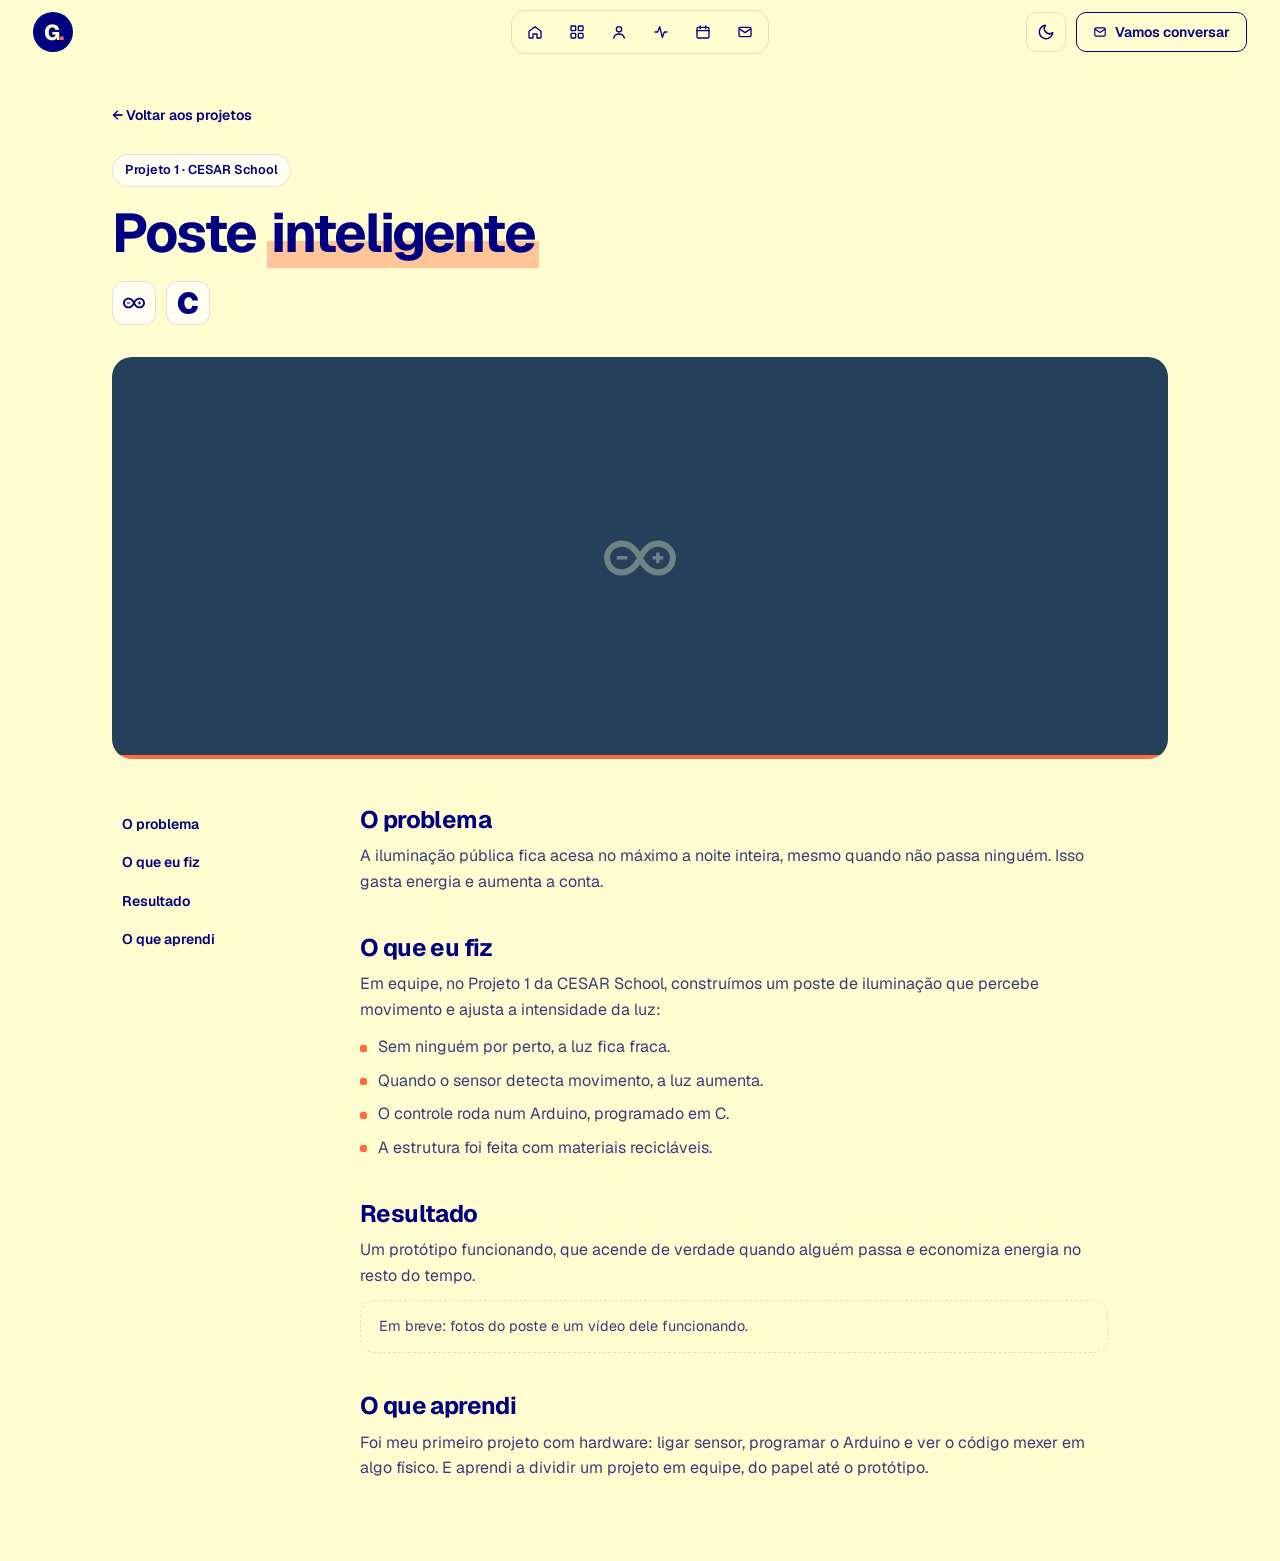
<file: projects/smart-streetlight.html>
<!doctype html>
<html lang="pt-BR">
<head>
  <meta charset="utf-8">
  <meta name="viewport" content="width=device-width, initial-scale=1">
  <link rel="icon" href="/favicon.ico" sizes="any">
  <link rel="apple-touch-icon" href="/apple-touch-icon.png">
  <title>Poste inteligente · Gabriel Calado</title>
  <meta name="description" content="Case: poste de iluminação com sensor de movimento, Arduino e C, feito no Projeto 1 da CESAR School.">
  <meta name="author" content="Gabriel Calado">
  <!-- Prévia do link no LinkedIn e em outras redes (Open Graph). A imagem precisa de endereço completo. -->
  <meta property="og:type" content="website">
  <meta property="og:site_name" content="Gabriel Calado">
  <meta property="og:locale" content="pt_BR">
  <meta property="og:url" content="https://gabrielcalado.netlify.app/projects/smart-streetlight.html">
  <meta property="og:title" content="Poste inteligente · Gabriel Calado">
  <meta property="og:description" content="Case: poste de iluminação com sensor de movimento, Arduino e C, feito no Projeto 1 da CESAR School.">
  <meta property="og:image" content="https://gabrielcalado.netlify.app/assets/img/og.jpg">
  <meta property="og:image:width" content="1200">
  <meta property="og:image:height" content="630">
  <meta property="og:image:alt" content="Gabriel Calado, estudante de Ciência da Computação na CESAR School">
  <meta name="twitter:card" content="summary_large_image">
  <link rel="preload" href="../assets/fonts/Geist-Variable.woff2" as="font" type="font/woff2" crossorigin>
  <link rel="stylesheet" href="../assets/css/tokens.css">
  <link rel="stylesheet" href="../assets/css/base.css">
  <link rel="stylesheet" href="../assets/css/layout.css">
  <link rel="stylesheet" href="../assets/css/components.css">
  <link rel="stylesheet" href="../assets/css/project.css">
  <script src="../assets/js/theme.js"></script>
  <script type="module" src="../assets/js/main.js"></script>
</head>
<body>
  <a class="skip-link" href="#conteudo">Pular para o conteúdo</a>
  <div class="header-sentinel" aria-hidden="true"></div>

  <header class="site-header">
    <div class="header-bar">
      <a class="logo" href="../index.html" aria-label="Gabriel Calado, voltar ao início">
        <span class="logo-mark" aria-hidden="true">G<span class="logo-dot">.</span></span>
      </a>
      <nav aria-label="Seções do portfólio">
        <ul class="nav-list">
          <li><a class="nav-link" href="../index.html#inicio" data-tooltip="Início"><svg class="icon" aria-hidden="true"><use href="../assets/icons/sprite.svg#home"></use></svg><span class="nav-label">Início</span></a></li>
          <li><a class="nav-link" href="../index.html#projetos" data-tooltip="Projetos"><svg class="icon" aria-hidden="true"><use href="../assets/icons/sprite.svg#grid"></use></svg><span class="nav-label">Projetos</span></a></li>
          <li><a class="nav-link" href="../index.html#sobre" data-tooltip="Sobre"><svg class="icon" aria-hidden="true"><use href="../assets/icons/sprite.svg#user"></use></svg><span class="nav-label">Sobre</span></a></li>
          <li><a class="nav-link" href="../index.html#novidades" data-tooltip="Novidades"><svg class="icon" aria-hidden="true"><use href="../assets/icons/sprite.svg#activity"></use></svg><span class="nav-label">Novidades</span></a></li>
          <li><a class="nav-link" href="../index.html#eventos" data-tooltip="Eventos"><svg class="icon" aria-hidden="true"><use href="../assets/icons/sprite.svg#calendar"></use></svg><span class="nav-label">Eventos</span></a></li>
          <li><a class="nav-link" href="../index.html#contato" data-tooltip="Contato"><svg class="icon" aria-hidden="true"><use href="../assets/icons/sprite.svg#mail"></use></svg><span class="nav-label">Contato</span></a></li>
        </ul>
      </nav>
      <div class="header-actions">
        <button class="theme-toggle" type="button" data-theme-toggle aria-label="Tema escuro" aria-pressed="false">
          <svg class="icon icon-moon" aria-hidden="true"><use href="../assets/icons/sprite.svg#moon"></use></svg>
          <svg class="icon icon-sun" aria-hidden="true"><use href="../assets/icons/sprite.svg#sun"></use></svg>
        </button>
        <a class="header-cta" href="../index.html#contato">
          <svg class="icon" aria-hidden="true"><use href="../assets/icons/sprite.svg#mail"></use></svg>
          <span class="header-cta-label">Vamos conversar</span>
        </a>
      </div>
    </div>
  </header>

  <main id="conteudo" class="case">
    <a class="case-back" href="../index.html#projetos">← Voltar aos projetos</a>

    <p class="pill">Projeto 1 · CESAR School</p>
    <h1 class="case-title">Poste <span class="highlight">inteligente</span></h1>

    <ul class="case-tools" aria-label="Ferramentas usadas">
      <li><svg class="icon" role="img" aria-label="Arduino"><use href="../assets/icons/sprite.svg#arduino"></use></svg></li>
      <li><svg class="icon" role="img" aria-label="C"><use href="../assets/icons/sprite.svg#c"></use></svg></li>
    </ul>

    <div class="case-banner">
      <div class="project-cover project-cover-streetlight">
        <svg class="project-cover-icon" aria-hidden="true"><use href="../assets/icons/sprite.svg#arduino"></use></svg>
      </div>
    </div>

    <div class="case-body">
      <nav class="case-toc" aria-label="Partes do case">
        <a href="#problema">O problema</a>
        <a href="#solucao">O que eu fiz</a>
        <a href="#resultado">Resultado</a>
        <a href="#aprendizado">O que aprendi</a>
      </nav>

      <div class="case-content">
        <section id="problema" aria-labelledby="problema-titulo">
          <h2 id="problema-titulo">O problema</h2>
          <p>A iluminação pública fica acesa no máximo a noite inteira, mesmo quando não passa ninguém. Isso gasta energia e aumenta a conta.</p>
        </section>

        <section id="solucao" aria-labelledby="solucao-titulo">
          <h2 id="solucao-titulo">O que eu fiz</h2>
          <p>Em equipe, no Projeto 1 da CESAR School, construímos um poste de iluminação que percebe movimento e ajusta a intensidade da luz:</p>
          <ul>
            <li>Sem ninguém por perto, a luz fica fraca.</li>
            <li>Quando o sensor detecta movimento, a luz aumenta.</li>
            <li>O controle roda num Arduino, programado em C.</li>
            <li>A estrutura foi feita com materiais recicláveis.</li>
          </ul>
        </section>

        <section id="resultado" aria-labelledby="resultado-titulo">
          <h2 id="resultado-titulo">Resultado</h2>
          <p>Um protótipo funcionando, que acende de verdade quando alguém passa e economiza energia no resto do tempo.</p>
          <p class="case-note">Em breve: fotos do poste e um vídeo dele funcionando.</p>
        </section>

        <section id="aprendizado" aria-labelledby="aprendizado-titulo">
          <h2 id="aprendizado-titulo">O que aprendi</h2>
          <p>Foi meu primeiro projeto com hardware: ligar sensor, programar o Arduino e ver o código mexer em algo físico. E aprendi a dividir um projeto em equipe, do papel até o protótipo.</p>
        </section>
      </div>
    </div>
  </main>
</body>
</html>
</file>
<file: assets/css/tokens.css>
:root {
  --navy: #000080;
  --cream: #fffdd0;
  --coral: #ff6a3d;

  --color-bg: var(--cream);
  --color-surface: #fffef0;
  --color-text: var(--navy);
  --color-muted: #3b3b7a;
  --color-accent: var(--coral);
  /* O coral puro não tem contraste para texto sobre o cream; este tom mais fundo tem (5:1). */
  --color-accent-text: #c43e14;
  --color-line: rgb(0 0 128 / 12%);

  --font-sans: "Geist", system-ui, sans-serif;

  --radius-sm: 10px;
  --radius-md: 14px;
  --radius-lg: 20px;

  --header-height: 64px;
  --content-width: 1120px;
  --gutter: 32px;
}

@media (max-width: 760px) {
  :root {
    --gutter: 16px;
  }
}

:root {
  --color-card: #fff;
  --color-on-accent: var(--navy);
}

/* Tema escuro: as mesmas variáveis com outros valores. O resto do CSS não muda. */
:root[data-theme="dark"] {
  --color-bg: #00002e;
  --color-surface: #0b0b4a;
  --color-card: #0b0b4a;
  --color-text: var(--cream);
  --color-muted: #c9c7a8;
  --color-accent-text: #ff8a63;
  --color-line: rgb(255 253 208 / 14%);
  color-scheme: dark;
}
</file>
<file: assets/css/base.css>
@font-face {
  font-family: "Geist";
  src: url("../fonts/Geist-Variable.woff2") format("woff2");
  font-weight: 100 900;
  font-display: swap;
}

*,
*::before,
*::after {
  box-sizing: border-box;
}

* {
  margin: 0;
}

html {
  scroll-behavior: smooth;
  /* Sem isso, o header fixo cobre o título da seção ao clicar num link do menu. */
  scroll-padding-top: var(--header-height);
  /* Barra de rolagem nas cores do site: coral sobre o fundo. Firefox, Chrome e Edge usam esta linha. */
  scrollbar-color: var(--color-accent) var(--color-bg);
}

/* Safari ainda só entende a forma antiga. A largura fica a de sempre, para a barra continuar fácil de pegar. */
::-webkit-scrollbar {
  width: 12px;
}

::-webkit-scrollbar-track {
  background: var(--color-bg);
}

::-webkit-scrollbar-thumb {
  border: 3px solid var(--color-bg);
  border-radius: 999px;
  background: var(--color-accent);
}

::-webkit-scrollbar-thumb:hover {
  background: var(--color-accent-text);
}

/* Troca de página com animação: a capa do projeto no card vira o banner do case (View Transitions).
   Quem pede menos movimento no sistema, ou usa navegador sem suporte, troca de página normalmente. */
@media (prefers-reduced-motion: no-preference) {
  @view-transition {
    navigation: auto;
  }

  ::view-transition-group(*) {
    animation-duration: 0.45s;
    animation-timing-function: cubic-bezier(0.2, 0.8, 0.2, 1);
  }
}

body {
  min-height: 100vh;
  background: var(--color-bg);
  color: var(--color-text);
  font-family: var(--font-sans);
  line-height: 1.6;
  -webkit-font-smoothing: antialiased;
}

h1,
h2,
h3 {
  font-weight: 700;
  line-height: 1.1;
  letter-spacing: -0.025em;
}

p {
  color: var(--color-muted);
}

a {
  color: inherit;
}

img,
svg {
  display: block;
  max-width: 100%;
}

ul {
  list-style: none;
  padding: 0;
}

:focus-visible {
  outline: 3px solid var(--color-accent);
  outline-offset: 3px;
}

.icon {
  width: 1em;
  height: 1em;
  flex-shrink: 0;
}

.skip-link {
  position: absolute;
  left: var(--gutter);
  top: -100px;
  padding: 8px 14px;
  border-radius: var(--radius-sm);
  background: var(--color-text);
  color: var(--color-bg);
  z-index: 100;
}

.skip-link:focus {
  top: 12px;
}

/* Texto só para leitores de tela: some da tela, mas continua sendo lido. */
.visually-hidden {
  position: absolute;
  width: 1px;
  height: 1px;
  overflow: hidden;
  clip-path: inset(50%);
  white-space: nowrap;
}

@media (prefers-reduced-motion: reduce) {
  html {
    scroll-behavior: auto;
  }

  *,
  *::before,
  *::after {
    animation: none !important;
    transition: none !important;
  }
}
</file>
<file: assets/css/layout.css>
/* ---------- Header ---------- */

/* Marca a altura do header no topo da página. Quando ela sai da tela, o header vira pílula. */
.header-sentinel {
  position: absolute;
  top: 0;
  left: 0;
  width: 1px;
  height: var(--header-height);
  pointer-events: none;
}

.site-header {
  position: sticky;
  top: 0;
  z-index: 10;
  height: var(--header-height);
  padding: 0 var(--gutter);
  background: var(--color-bg);
  transition: background-color 0.3s;
}

.header-bar {
  display: grid;
  grid-template-columns: 1fr auto 1fr;
  align-items: center;
  gap: 16px;
  height: 100%;
  max-width: 100%;
  margin: 0 auto;
  border: 1px solid transparent;
  border-radius: 999px;
  transition: max-width 0.4s ease, height 0.4s ease, padding 0.4s ease, transform 0.4s ease,
    background-color 0.3s, border-color 0.3s, box-shadow 0.3s;
}

.header-bar nav {
  justify-self: center;
}

.site-header.is-floating {
  background: transparent;
}

.site-header.is-floating .header-bar {
  max-width: 820px;
  height: 56px;
  padding: 0 8px;
  border-color: var(--color-line);
  background: var(--color-surface);
  box-shadow: 0 10px 30px rgb(0 0 128 / 12%);
  transform: translateY(10px);
}

.logo {
  justify-self: start;
  border-radius: 50%;
  text-decoration: none;
}

.logo-mark {
  display: flex;
  align-items: baseline;
  justify-content: center;
  width: 40px;
  height: 40px;
  line-height: 40px;
  border-radius: 50%;
  background: var(--color-text);
  color: var(--color-bg);
  font-size: 1.35rem;
  font-weight: 800;
  letter-spacing: -0.06em;
}

.logo-dot {
  color: var(--color-accent);
}

@media (max-width: 760px) {
  .header-bar {
    gap: 8px;
  }

  .site-header.is-floating .header-bar {
    padding: 0 6px;
  }
}

/* ---------- Seções ---------- */

.section {
  max-width: var(--content-width);
  min-height: 80vh;
  margin: 0 auto;
  padding: 48px var(--gutter);
}

.section-compact {
  min-height: 0;
}

.section-centered {
  text-align: center;
}

.section-title {
  margin-bottom: 40px;
  font-size: clamp(1.9rem, 4.5vw, 2.6rem);
  letter-spacing: -0.03em;
}

.section-lead {
  margin: -28px 0 28px;
}

/* ---------- Hero ---------- */

.hero-section {
  max-width: var(--content-width);
  margin: 0 auto;
  padding: 56px var(--gutter) 0;
}

.hero {
  display: grid;
  grid-template-columns: 1.15fr 1fr;
  gap: 48px;
  align-items: center;
}

@media (max-width: 760px) {
  .hero {
    grid-template-columns: 1fr;
    gap: 32px;
  }
}

/* ---------- Projetos ---------- */

/* Quatro projetos: duas colunas no computador ficam mais equilibradas que 3 + 1. */
.projects {
  display: grid;
  grid-template-columns: repeat(2, minmax(0, 1fr));
  gap: 28px;
  text-align: left;
}

@media (max-width: 640px) {
  .projects {
    grid-template-columns: 1fr;
  }
}

/* ---------- Sobre e Além do Código ---------- */

.about-text {
  display: grid;
  gap: 14px;
  max-width: 68ch;
  font-size: 1.075rem;
}

/* O canal em destaque em cima e três cards da mesma largura embaixo. */
.beyond {
  display: grid;
  grid-template-columns: repeat(3, minmax(0, 1fr));
  gap: 18px;
}

@media (max-width: 860px) {
  .beyond {
    grid-template-columns: 1fr;
  }
}

/* ---------- Posts, vídeos e eventos ---------- */

.feed {
  display: grid;
  grid-template-columns: repeat(auto-fill, minmax(300px, 1fr));
  gap: 18px;
}

.events {
  display: grid;
  grid-template-columns: repeat(auto-fill, minmax(min(100%, 400px), 1fr));
  gap: 22px;
}

/* ---------- Contato e rodapé ---------- */

/* Altura mínima: assim o Contato consegue chegar ao meio da tela e o menu marca "Contato". */
.contact {
  display: grid;
  grid-template-columns: 1fr;
  justify-items: center;
  align-content: center;
  align-items: center;
  gap: 48px;
  min-height: 60vh;
  text-align: center;
}

.contact .section-title {
  margin-bottom: 12px;
}

.contact-actions {
  display: grid;
  justify-items: center;
  gap: 18px;
  width: min(100%, 560px);
}

.site-footer {
  display: flex;
  flex-wrap: wrap;
  justify-content: space-between;
  gap: 8px 24px;
  max-width: var(--content-width);
  margin: 0 auto;
  padding: 24px var(--gutter) 32px;
  border-top: 1px solid var(--color-line);
  font-size: 0.8rem;
}

/* ---------- Página 404 ---------- */

.not-found {
  display: grid;
  place-items: center;
  align-content: center;
  gap: 20px;
  min-height: 100vh;
  padding: 32px var(--gutter);
  text-align: center;
}

.not-found .logo {
  justify-self: center;
}

.not-found-code {
  font-size: clamp(5rem, 22vw, 10rem);
  letter-spacing: -0.06em;
  line-height: 1;
}

.not-found-text {
  font-size: 1.1rem;
}
</file>
<file: assets/css/components.css>
/* ---------- Menu do header ---------- */

/* Pílula do header: só o link da seção atual mostra o rótulo. */
.nav-list {
  display: flex;
  gap: 4px;
  padding: 4px;
  border: 1px solid var(--color-line);
  border-radius: var(--radius-md);
}

.nav-link {
  position: relative;
  display: flex;
  align-items: center;
  height: 34px;
  padding: 0 10px;
  border: 1px solid transparent;
  border-radius: var(--radius-sm);
  font-size: 0.85rem;
  font-weight: 600;
  text-decoration: none;
  transition: background-color 0.3s, border-color 0.3s;
}

.nav-link .icon {
  width: 16px;
  height: 16px;
}

.nav-label {
  max-width: 0;
  margin-left: 0;
  overflow: hidden;
  opacity: 0;
  white-space: nowrap;
  transition: max-width 0.5s ease-out, margin-left 0.5s ease-out, opacity 0.3s;
}

.nav-link:hover {
  background: var(--color-surface);
}

.nav-link[aria-current="location"] {
  background: var(--color-surface);
  border-color: var(--color-line);
}

.nav-link[aria-current="location"] .icon {
  color: var(--color-accent);
}

.nav-link[aria-current="location"] .nav-label {
  max-width: 100px;
  margin-left: 8px;
  opacity: 1;
}

/* Nome do ícone ao passar o mouse; o link atual já mostra o nome na pílula. */
.nav-link::after {
  content: attr(data-tooltip);
  position: absolute;
  top: calc(100% + 10px);
  left: 50%;
  padding: 4px 10px;
  border-radius: 8px;
  background: var(--color-text);
  color: var(--color-bg);
  font-size: 0.75rem;
  white-space: nowrap;
  pointer-events: none;
  opacity: 0;
  transform: translate(-50%, -4px);
  transition: opacity 0.2s, transform 0.2s;
}

.nav-link:not([aria-current]):hover::after,
.nav-link:not([aria-current]):focus-visible::after {
  opacity: 1;
  transform: translate(-50%, 0);
}

/* ---------- Ações do header: tema e contato ---------- */

.header-actions {
  display: flex;
  align-items: center;
  gap: 10px;
  justify-self: end;
}

.theme-toggle {
  display: grid;
  place-items: center;
  width: 40px;
  height: 40px;
  border: 1.5px solid var(--color-line);
  border-radius: var(--radius-sm);
  background: transparent;
  color: var(--color-text);
  font-size: 18px;
  cursor: pointer;
  transition: border-color 0.25s, transform 0.25s;
}

.theme-toggle:hover {
  border-color: var(--color-accent);
  transform: rotate(-12deg);
}

.theme-toggle .icon-sun,
:root[data-theme="dark"] .theme-toggle .icon-moon {
  display: none;
}

:root[data-theme="dark"] .theme-toggle .icon-sun {
  display: block;
}

.header-cta {
  display: inline-flex;
  align-items: center;
  gap: 8px;
  height: 40px;
  padding: 0 16px;
  border: 1.5px solid var(--color-text);
  border-radius: var(--radius-sm);
  font-size: 0.875rem;
  font-weight: 600;
  white-space: nowrap;
  text-decoration: none;
  transition: background-color 0.25s, border-color 0.25s, transform 0.25s, box-shadow 0.25s;
}

.header-cta:hover,
.header-cta:focus-visible {
  background: var(--color-accent);
  border-color: var(--color-accent);
  transform: translateY(-2px);
  box-shadow: 0 6px 16px rgb(255 106 61 / 30%);
}

@media (max-width: 760px) {
  .nav-list {
    gap: 2px;
  }

  .nav-link {
    padding: 0 6px;
  }

  /* No celular não cabe o rótulo aberto: a seção atual fica marcada só pela pílula e pelo ícone coral. */
  .nav-link[aria-current="location"] .nav-label {
    max-width: 0;
    margin-left: 0;
    opacity: 0;
  }

  .header-actions {
    gap: 6px;
  }

  .theme-toggle {
    width: 36px;
    height: 36px;
  }

  .header-cta {
    padding: 0 12px;
  }

  .header-cta-label {
    position: absolute;
    width: 1px;
    height: 1px;
    overflow: hidden;
    clip-path: inset(50%);
    white-space: nowrap;
  }
}

/* Em telas bem estreitas não cabe tudo: o contato continua no último ícone do menu. */
@media (max-width: 480px) {
  .header-cta {
    display: none;
  }
}

/* ---------- Peças comuns ---------- */

.pill {
  display: inline-flex;
  align-items: center;
  margin-bottom: 16px;
  padding: 5px 12px;
  border: 1px solid var(--color-line);
  border-radius: 999px;
  background: var(--color-surface);
  color: var(--color-text);
  font-size: 0.8rem;
  font-weight: 600;
}

.highlight {
  background: linear-gradient(transparent 62%, rgb(255 106 61 / 38%) 62%);
  padding: 0 4px;
}

.button {
  display: inline-flex;
  align-items: center;
  height: 44px;
  padding: 0 20px;
  border: 1.5px solid var(--color-text);
  border-radius: var(--radius-sm);
  font-size: 0.9rem;
  font-weight: 600;
  text-decoration: none;
  transition: transform 0.25s, box-shadow 0.25s, background-color 0.25s;
}

.button:hover,
.button:focus-visible {
  transform: translateY(-2px);
  box-shadow: 0 6px 16px rgb(0 0 128 / 15%);
}

.button-primary {
  border-color: var(--color-accent);
  background: var(--color-accent);
}

/* Texto sobre fundo coral fica sempre navy: no tema escuro, cream sobre coral não teria contraste. */
.button-primary,
.header-cta:hover,
.header-cta:focus-visible,
.project-card:hover .project-more,
.project-card:focus-visible .project-more,
.social-link:hover,
.social-link:focus-visible,
.contact-email {
  color: var(--color-on-accent);
}

/* ---------- Hero ---------- */

.hero-title {
  margin-bottom: 18px;
  font-size: clamp(2.75rem, 7vw, 4.25rem);
  letter-spacing: -0.04em;
}

.hero-lead {
  max-width: 46ch;
  margin-bottom: 12px;
  font-size: 1.125rem;
}

.hero-lead strong {
  color: var(--color-text);
  font-weight: 600;
}

.hero-lead a {
  color: var(--color-text);
  font-weight: 600;
  text-decoration-color: var(--color-accent);
  text-decoration-thickness: 2px;
  text-underline-offset: 3px;
}

.hero-lead a:hover {
  text-decoration-thickness: 3px;
}

.hero-actions {
  display: flex;
  flex-wrap: wrap;
  gap: 12px;
  margin-top: 28px;
}

/* isolation cria uma camada própria para a foto: a aura (z-index -1) fica atrás da imagem,
   mas não some atrás do fundo da página. */
.hero-photo {
  position: relative;
  isolation: isolate;
}

.hero-photo::before {
  content: "";
  position: absolute;
  inset: 6% 4% 20%;
  z-index: -1;
  border-radius: 50%;
  background: radial-gradient(circle, rgb(255 106 61 / 60%) 0%, rgb(255 106 61 / 25%) 45%, rgb(255 106 61 / 0%) 70%);
  filter: blur(28px);
}

.hero-photo img {
  width: 100%;
  height: auto;
  aspect-ratio: 4 / 4.4;
  object-fit: cover;
  object-position: top;
  mask-image: linear-gradient(to bottom, #000 80%, rgb(0 0 0 / 40%));
}

/* ---------- Faixa de ferramentas ---------- */

/* Contraste de peso: a frase leve em navy e a palavra-chave pesada em coral. */
.tools-title {
  margin-top: 72px;
  color: var(--color-muted);
  font-size: clamp(1.35rem, 3vw, 1.75rem);
  font-weight: 400;
  letter-spacing: -0.03em;
  text-align: center;
}

.tools-title-accent {
  color: var(--color-accent-text);
  font-weight: 800;
}

/* As pontas da faixa somem aos poucos, em vez de cortar os ícones seco. */
.tools {
  margin-top: 16px;
  padding: 24px 0 32px;
  overflow: hidden;
  mask-image: linear-gradient(to right, transparent, #000 12%, #000 88%, transparent);
}

.tools-track {
  display: flex;
  flex-wrap: wrap;
  justify-content: center;
  gap: 24px;
}

.tools.is-animated .tools-track {
  flex-wrap: nowrap;
  justify-content: flex-start;
  gap: 0;
  width: max-content;
  /* Avisa o navegador que só o transform muda: a faixa vai para uma camada própria da placa de vídeo. */
  will-change: transform;
  animation: tools-scroll var(--loop-duration, 40s) linear infinite;
}

/* Margem em vez de gap: cada ícone carrega o próprio espaço, então a largura de uma volta fica exata. */
.tools.is-animated .tool {
  margin-right: 24px;
}

.tools.is-animated:hover .tools-track,
.tools.is-offscreen .tools-track {
  animation-play-state: paused;
}

@keyframes tools-scroll {
  from {
    transform: translateX(calc(-1 * var(--loop-width)));
  }

  to {
    transform: translateX(0);
  }
}

.tool {
  display: grid;
  place-items: center;
  width: 80px;
  height: 80px;
  border: 1px solid var(--color-line);
  border-radius: 22px;
  background: var(--color-surface);
  color: var(--color-text);
  font-size: 38px;
  opacity: 0.7;
  transition: transform 0.25s, opacity 0.25s, color 0.25s, box-shadow 0.25s;
}

.tool:hover {
  color: var(--brand);
  opacity: 1;
  transform: translateY(-6px);
  box-shadow: 0 14px 28px rgb(0 0 128 / 14%);
}

.tool-python { --brand: #3776ab; }
/* A cor oficial do C (#a8b9cc) some sobre o cream; este tom mais escuro da mesma família aparece. */
.tool-c { --brand: #5c6f8c; }
.tool-javascript { --brand: #e8c600; }
.tool-html { --brand: #e34f26; }
.tool-css { --brand: #1572b6; }
.tool-react { --brand: #2bb3d9; }
.tool-vite { --brand: #646cff; }
.tool-git { --brand: #f05032; }
.tool-github { --brand: #181717; }
.tool-typescript { --brand: #3178c6; }
.tool-arduino { --brand: #00878f; }
.tool-claude { --brand: #d97757; }
.tool-obsidian { --brand: #7c3aed; }

:root[data-theme="dark"] .tool-github {
  --brand: var(--cream);
}

/* ---------- Projetos ---------- */

/* Card de projeto: o card sobe com sombra, a camada escura com o nome some
   e o botão fica coral. Os detalhes ficam sempre visíveis (funciona no celular). */
.project-card {
  display: flex;
  flex-direction: column;
  height: 100%;
  overflow: hidden;
  border: 1px solid var(--color-line);
  border-radius: var(--radius-lg);
  background: var(--color-surface);
  text-decoration: none;
  transition: transform 0.3s ease, box-shadow 0.3s ease;
}

.project-cover {
  position: relative;
  display: grid;
  place-items: center;
  aspect-ratio: 16 / 10;
  color: rgb(255 253 208 / 35%);
}

.project-cover::after {
  content: "";
  position: absolute;
  inset: auto 0 0;
  height: 4px;
  background: var(--color-accent);
}

.project-cover-icon {
  width: 72px;
  height: 72px;
}

.project-cover-larryking { background: #1f2a5c; }
.project-cover-streetlight { background: #24405a; }
.project-cover-brain { background: #3a2463; }
.project-cover-portfolio { background: #00004d; }

/* O mesmo nome no card (home) e no banner (case): é assim que o navegador sabe que um vira o outro. */
.project-cover-larryking { view-transition-name: cover-larryking; }
.project-cover-streetlight { view-transition-name: cover-streetlight; }
.project-cover-brain { view-transition-name: cover-brain; }
.project-cover-portfolio { view-transition-name: cover-portfolio; }

.project-shade {
  position: absolute;
  inset: 0;
  display: flex;
  flex-direction: column;
  align-items: center;
  justify-content: center;
  gap: 14px;
  padding: 16px;
  background: rgb(0 0 40 / 62%);
  color: var(--cream);
  text-align: center;
  transition: opacity 0.35s ease;
}

.project-name {
  font-size: 1.25rem;
}

.project-tools {
  display: flex;
  gap: 8px;
}

.project-tools li {
  display: grid;
  place-items: center;
  width: 32px;
  height: 32px;
  border: 1px solid rgb(255 253 208 / 30%);
  border-radius: 8px;
  background: rgb(255 253 208 / 16%);
  font-size: 16px;
}

.project-details {
  display: flex;
  align-items: center;
  justify-content: space-between;
  gap: 12px;
  padding: 16px 18px;
  font-size: 0.875rem;
}

.project-details p {
  line-height: 1.45;
}

.project-details strong {
  display: block;
  color: var(--color-text);
  font-weight: 600;
}

.project-more {
  flex-shrink: 0;
  padding: 7px 14px;
  border: 1.5px solid var(--color-accent);
  border-radius: 999px;
  font-size: 0.8rem;
  font-weight: 600;
  transition: background-color 0.3s;
}

.project-card:hover,
.project-card:focus-visible {
  transform: translateY(-6px);
  box-shadow: 0 14px 30px rgb(0 0 80 / 18%);
}

.project-card:hover .project-shade,
.project-card:focus-visible .project-shade {
  opacity: 0;
}

.project-card:hover .project-more,
.project-card:focus-visible .project-more {
  background: var(--color-accent);
}

/* ---------- Além do Código: canal do YouTube ---------- */

.beyond-title {
  margin-top: 64px;
  font-size: clamp(1.5rem, 3.5vw, 2rem);
  letter-spacing: -0.03em;
  text-align: center;
}

.beyond-lead {
  margin: 8px 0 24px;
  text-align: center;
}

.channel-card {
  position: relative;
  max-width: 760px;
  margin: 0 auto 24px;
  padding: 30px 32px;
  border: 1px solid var(--color-line);
  border-radius: 22px;
  background: var(--color-surface);
}

.channel-badge {
  position: absolute;
  top: 18px;
  right: 18px;
  display: inline-flex;
  align-items: center;
  gap: 6px;
  padding: 5px 11px;
  border-radius: 999px;
  background: var(--color-text);
  color: var(--color-bg);
  font-size: 0.75rem;
  font-weight: 700;
}

.channel-badge .icon {
  color: var(--color-accent);
}

.channel-head {
  display: flex;
  align-items: center;
  gap: 18px;
  padding-right: 120px;
}

.channel-logo {
  display: grid;
  place-items: center;
  flex-shrink: 0;
  width: 64px;
  height: 64px;
  border: 1px solid var(--color-line);
  border-radius: 50%;
  background: #fff;
}

.channel-logo svg {
  width: 34px;
  height: 24px;
}

.channel-name {
  font-size: 1.4rem;
  letter-spacing: -0.02em;
}

.channel-handle {
  margin-left: 6px;
  color: var(--color-muted);
  font-size: 0.9rem;
  font-weight: 500;
  letter-spacing: 0;
}

.channel-desc {
  margin-top: 4px;
  font-size: 0.95rem;
}

.channel-status {
  width: fit-content;
  margin: 22px auto;
  padding: 5px 14px;
  border-radius: 999px;
  /* 10% e não mais: acima disso o texto coral perde o contraste mínimo de 4,5:1. */
  background: rgb(255 106 61 / 10%);
  color: var(--color-accent-text);
  font-size: 0.85rem;
  font-weight: 700;
}

.channel-topics-label {
  margin-bottom: 8px;
  font-size: 0.8rem;
}

.channel-topics {
  display: flex;
  flex-wrap: wrap;
  gap: 8px;
  margin-bottom: 24px;
}

.channel-topics li {
  padding: 5px 12px;
  border-radius: 999px;
  font-size: 0.8rem;
  font-weight: 600;
}

.topic-ia { background: #e3e8ff; color: #1b2a9c; }
.topic-business { background: #ffe4d9; color: #a33a12; }
.topic-tech { background: #e6f6ea; color: #1d6b34; }
.topic-future { background: #f1e6ff; color: #5b23a8; }

.channel-subscribe {
  display: flex;
  align-items: center;
  justify-content: center;
  gap: 10px;
  padding: 14px;
  border-radius: 14px;
  background: #e60028;
  color: #fff;
  font-weight: 700;
  text-decoration: none;
  transition: transform 0.25s ease, box-shadow 0.25s ease;
}

.channel-subscribe:hover,
.channel-subscribe:focus-visible {
  transform: translateY(-3px);
  box-shadow: 0 12px 26px rgb(230 0 40 / 35%);
}

@media (max-width: 560px) {
  .channel-card {
    padding: 56px 20px 22px;
  }

  .channel-head {
    flex-direction: column;
    padding-right: 0;
    text-align: center;
  }
}

/* ---------- Além do Código: cards de soft skill ---------- */

.beyond-card {
  padding: 22px;
  border: 1px solid var(--color-line);
  border-radius: var(--radius-lg);
  background: var(--color-surface);
  text-align: center;
  transition: transform 0.3s ease, box-shadow 0.3s ease;
}

.beyond-card:hover {
  transform: translateY(-4px);
  box-shadow: 0 12px 26px rgb(0 0 80 / 12%);
}

.beyond-icon {
  display: grid;
  place-items: center;
  width: 44px;
  height: 44px;
  margin: 0 auto 12px;
  border-radius: 12px;
  background: rgb(255 106 61 / 16%);
  color: var(--color-accent);
  font-size: 22px;
}

.beyond-skill {
  margin-bottom: 4px;
  font-size: 1.2rem;
  letter-spacing: -0.02em;
}

.beyond-origin {
  margin-bottom: 10px;
  color: var(--color-text);
  font-size: 0.8rem;
  font-weight: 600;
}

.beyond-card > p:last-of-type {
  font-size: 0.925rem;
}

.games {
  display: flex;
  justify-content: center;
  gap: 8px;
  margin-top: 14px;
}

.games li {
  display: grid;
  place-items: center;
  width: 38px;
  height: 38px;
  border-radius: 10px;
  background: var(--color-text);
  color: var(--color-bg);
  font-size: 19px;
}

.films {
  display: flex;
  flex-wrap: wrap;
  justify-content: center;
  gap: 6px;
  margin-top: 14px;
}

.films li {
  padding: 4px 10px;
  border: 1px solid var(--color-line);
  border-radius: 999px;
  background: var(--color-bg);
  font-size: 0.75rem;
  font-weight: 600;
}

.films .film-favorite {
  border-color: var(--color-text);
  background: var(--color-text);
  color: var(--color-bg);
}

/* ---------- Posts, vídeos e eventos ---------- */

.feed-empty {
  padding: 18px 20px;
  border: 1px dashed var(--color-line);
  border-radius: var(--radius-lg);
}

.feed-actions {
  display: flex;
  flex-wrap: wrap;
  gap: 12px;
  margin-top: 28px;
}

.feed-actions .button {
  gap: 8px;
}

.feed-subtitle {
  display: flex;
  align-items: center;
  gap: 10px;
  margin: 48px 0 18px;
  font-size: 1.35rem;
  letter-spacing: -0.02em;
}

.feed-subtitle .icon {
  color: #e62117;
}

/* Post em miniatura, no formato de um post do LinkedIn: autor, texto curto e imagem opcional. */
.post-card {
  display: flex;
  flex-direction: column;
  height: 100%;
  border: 1px solid var(--color-line);
  border-radius: var(--radius-md);
  background: var(--color-card);
  text-decoration: none;
  transition: transform 0.25s ease, box-shadow 0.25s ease;
}

.post-card:hover,
.post-card:focus-visible {
  transform: translateY(-4px);
  box-shadow: 0 12px 26px rgb(0 0 80 / 14%);
}

.post-header {
  display: grid;
  grid-template-columns: 40px minmax(0, 1fr) 18px;
  gap: 10px;
  align-items: start;
  padding: 14px 14px 8px;
}

.post-avatar {
  width: 40px;
  height: 40px;
  border-radius: 50%;
  object-fit: cover;
}

.post-who {
  display: grid;
  line-height: 1.3;
}

.post-author {
  font-size: 0.875rem;
}

.post-headline,
.post-meta {
  overflow: hidden;
  color: var(--color-muted);
  font-size: 0.72rem;
  text-overflow: ellipsis;
  white-space: nowrap;
}

.post-brand {
  width: 18px;
  height: 18px;
  color: #0a66c2;
}

.post-text {
  display: -webkit-box;
  margin: 0 14px 12px;
  overflow: hidden;
  color: var(--color-text);
  font-size: 0.875rem;
  line-height: 1.45;
  -webkit-box-orient: vertical;
  -webkit-line-clamp: 3;
  line-clamp: 3;
}

.post-image {
  width: 100%;
  aspect-ratio: 16 / 9;
  object-fit: cover;
}

.post-more {
  margin-top: auto;
  padding: 10px 14px;
  border-top: 1px solid var(--color-line);
  color: var(--color-muted);
  font-size: 0.75rem;
  font-weight: 600;
}

.post-card:hover .post-more {
  color: var(--color-accent-text);
}

.video-card {
  display: flex;
  flex-direction: column;
  gap: 8px;
  height: 100%;
  text-decoration: none;
}

.video-cover {
  position: relative;
  overflow: hidden;
  border-radius: var(--radius-md);
  background: var(--color-text);
  aspect-ratio: 16 / 9;
}

.video-thumbnail {
  width: 100%;
  height: 100%;
  object-fit: cover;
  transition: transform 0.4s ease;
}

.video-play {
  position: absolute;
  top: 50%;
  left: 50%;
  width: 52px;
  height: 52px;
  color: #e62117;
  filter: drop-shadow(0 4px 10px rgb(0 0 0 / 35%));
  transform: translate(-50%, -50%);
}

.video-card:hover .video-thumbnail,
.video-card:focus-visible .video-thumbnail {
  transform: scale(1.05);
}

.video-title {
  display: -webkit-box;
  overflow: hidden;
  font-size: 0.95rem;
  line-height: 1.35;
  -webkit-box-orient: vertical;
  -webkit-line-clamp: 2;
  line-clamp: 2;
}

/* Ingresso de evento: as cores vêm do events.json (--ev-from e --ev-to). */
.ticket {
  --ev-from: var(--navy);
  --ev-to: var(--coral);
  display: grid;
  grid-template-columns: 140px minmax(0, 1fr);
  overflow: hidden;
  border: 1px solid var(--color-line);
  border-radius: var(--radius-lg);
  background: var(--color-surface);
  transition: transform 0.3s ease, box-shadow 0.3s ease, filter 0.3s ease;
}

.ticket:hover {
  transform: translateY(-4px);
  box-shadow: 0 14px 30px rgb(0 0 80 / 16%);
}

.ticket-stub {
  position: relative;
  display: grid;
  align-content: center;
  justify-items: center;
  gap: 2px;
  overflow: hidden;
  padding: 18px 10px;
  background: linear-gradient(150deg, var(--ev-from), var(--ev-to));
  color: #fff;
  text-align: center;
}

/* Bolhas decorativas no canhoto, no clima do evento. */
.ticket-stub::before,
.ticket-stub::after {
  content: "";
  position: absolute;
  border-radius: 50%;
  background: rgb(255 255 255 / 14%);
}

.ticket-stub::before {
  top: -40px;
  right: -50px;
  width: 120px;
  height: 120px;
}

.ticket-stub::after {
  bottom: -20px;
  left: -20px;
  width: 70px;
  height: 70px;
}

.ticket-days {
  position: relative;
  font-size: 1.9rem;
  font-weight: 800;
  letter-spacing: -0.04em;
  line-height: 1;
}

.ticket-month {
  position: relative;
  font-size: 0.8rem;
  font-weight: 700;
  letter-spacing: 0.08em;
}

.ticket-year {
  position: relative;
  font-size: 0.7rem;
  opacity: 0.8;
}

/* O corte pontilhado entre o canhoto e o ingresso. */
.ticket-info {
  display: grid;
  align-content: center;
  gap: 6px;
  padding: 20px 22px;
  border-left: 2px dashed var(--color-line);
}

.ticket-name {
  font-size: 1.35rem;
  letter-spacing: -0.03em;
}

.ticket-tagline,
.ticket-where {
  font-size: 0.85rem;
}

.ticket-link {
  width: fit-content;
  margin-top: 4px;
  color: var(--color-text);
  font-size: 0.85rem;
  font-weight: 700;
  text-decoration-color: var(--color-accent);
  text-underline-offset: 3px;
}

/* Próximo evento: aceso, com borda coral e um brilho que pulsa devagar no canhoto. */
.ticket.is-upcoming {
  border-color: var(--color-accent);
  box-shadow: 0 0 0 3px rgb(255 106 61 / 18%);
}

.ticket.is-upcoming .ticket-stub::after {
  animation: ticket-glow 2.4s ease-in-out infinite;
}

@keyframes ticket-glow {
  50% {
    transform: scale(1.35);
    opacity: 0.4;
  }
}

/* Evento que já passou: ingresso usado. As cores desbotam e o canhoto ganha um carimbo. */
.ticket.is-past .ticket-stub {
  filter: saturate(0.25) brightness(0.95);
}

.ticket.is-past .ticket-info {
  opacity: 0.75;
}

.ticket.is-past:hover .ticket-stub {
  filter: none;
}

.ticket-stamp {
  position: absolute;
  right: 10px;
  bottom: 10px;
  width: 30px;
  height: 30px;
  padding: 5px;
  border: 2px solid rgb(255 255 255 / 85%);
  border-radius: 50%;
  color: #fff;
  transform: rotate(-14deg);
}

/* ---------- Contato ---------- */

.contact-lead {
  max-width: 44ch;
  margin: 0 auto;
  font-size: 1.075rem;
}

/* O e-mail é o contato principal: botão grande com o endereço escrito por extenso. */
.contact-email {
  display: flex;
  align-items: center;
  justify-content: center;
  gap: 18px;
  width: 100%;
  padding: 22px 26px;
  border-radius: var(--radius-lg);
  background: var(--color-accent);
  text-align: left;
  text-decoration: none;
  transition: transform 0.25s ease, box-shadow 0.25s ease;
}

.contact-email:hover,
.contact-email:focus-visible {
  transform: translateY(-4px);
  box-shadow: 0 14px 30px rgb(255 106 61 / 40%);
}

.contact-email .icon {
  width: 40px;
  height: 40px;
}

.contact-email-text {
  display: grid;
  min-width: 0;
}

.contact-email-label {
  font-size: 0.85rem;
  font-weight: 600;
}

.contact-email-address {
  font-size: clamp(1rem, 2vw, 1.35rem);
  font-weight: 700;
  letter-spacing: -0.02em;
}

.social {
  display: flex;
  justify-content: center;
  gap: 14px;
}

.social-link {
  position: relative;
  display: grid;
  place-items: center;
  width: 84px;
  height: 84px;
  border: 1.5px solid var(--color-line);
  border-radius: 22px;
  background: var(--color-surface);
  font-size: 38px;
  transition: transform 0.25s ease, background-color 0.25s, border-color 0.25s, box-shadow 0.25s;
}

.social-link:hover,
.social-link:focus-visible {
  transform: translateY(-4px);
  border-color: var(--color-accent);
  background: var(--color-accent);
  box-shadow: 0 10px 22px rgb(255 106 61 / 35%);
}

/* Mesmo balão do menu: o nome aparece embaixo do ícone. */
.social-link::after {
  content: attr(data-tooltip);
  position: absolute;
  top: calc(100% + 10px);
  left: 50%;
  padding: 4px 10px;
  border-radius: 8px;
  background: var(--color-text);
  color: var(--color-bg);
  font-size: 0.75rem;
  white-space: nowrap;
  pointer-events: none;
  opacity: 0;
  transform: translate(-50%, -4px);
  transition: opacity 0.2s, transform 0.2s;
}

.social-link:hover::after,
.social-link:focus-visible::after {
  opacity: 1;
  transform: translate(-50%, 0);
}

.contact-form {
  display: grid;
  gap: 16px;
  width: min(100%, 560px);
  padding-top: 40px;
  border-top: 1px solid var(--color-line);
  text-align: left;
}

.contact-form-title {
  font-size: 1.25rem;
  text-align: center;
}

.field {
  display: grid;
  gap: 6px;
}

.field label {
  color: var(--color-text);
  font-size: 0.9rem;
  font-weight: 600;
}

.field input,
.field textarea {
  width: 100%;
  padding: 12px 14px;
  border: 1.5px solid var(--color-line);
  border-radius: var(--radius-sm);
  background: var(--color-card);
  color: var(--color-text);
  font: inherit;
  transition: border-color 0.2s;
}

.field textarea {
  resize: vertical;
}

.field input:focus-visible,
.field textarea:focus-visible {
  border-color: var(--color-accent);
}

.contact-form-note {
  font-size: 0.85rem;
}

.contact-form .button {
  justify-self: start;
}

/* ---------- Rodapé ---------- */

.site-footer a {
  color: var(--color-text);
  text-decoration-color: var(--color-accent);
  text-underline-offset: 3px;
}

/* ---------- Tela de abertura (intro.js) ---------- */

/* As letras sobem, o ponto coral cai e quica, e a tela sobe. */
.intro body {
  visibility: hidden;
}

.intro-screen {
  position: fixed;
  inset: 0;
  z-index: 100;
  display: grid;
  place-items: center;
  background: var(--color-bg);
  color: var(--color-text);
  visibility: visible;
  animation: intro-lift 0.6s cubic-bezier(0.7, 0, 0.3, 1) 1.9s forwards;
}

.intro-word {
  font-size: clamp(2.4rem, 8vw, 4.5rem);
  font-weight: 800;
  letter-spacing: -0.05em;
  white-space: nowrap;
}

.intro-letter {
  display: inline-block;
  opacity: 0;
  transform: translateY(0.4em);
  animation: intro-up 0.35s ease forwards;
  animation-delay: calc(var(--i) * 60ms);
}

.intro-dot {
  display: inline-block;
  color: var(--color-accent);
  opacity: 0;
  transform: translateY(-1.2em);
  animation: intro-drop 0.5s cubic-bezier(0.3, 1.6, 0.5, 1) 1.15s forwards;
}

@keyframes intro-up {
  to {
    opacity: 1;
    transform: none;
  }
}

@keyframes intro-drop {
  to {
    opacity: 1;
    transform: none;
  }
}

@keyframes intro-lift {
  to {
    transform: translateY(-100%);
  }
}
</file>
<file: assets/css/project.css>
.case {
  max-width: var(--content-width);
  margin: 0 auto;
  padding: 40px var(--gutter) 80px;
}

.case-back {
  display: flex;
  width: fit-content;
  align-items: center;
  gap: 6px;
  margin-bottom: 28px;
  font-size: 0.875rem;
  font-weight: 600;
  text-decoration: none;
}

.case-back:hover {
  color: var(--color-accent-text);
}

.case-title {
  margin-bottom: 18px;
  font-size: clamp(2.2rem, 6vw, 3.4rem);
  letter-spacing: -0.035em;
}

.case-tools {
  display: flex;
  flex-wrap: wrap;
  gap: 10px;
  margin-bottom: 32px;
}

.case-tools li {
  display: grid;
  place-items: center;
  width: 44px;
  height: 44px;
  border: 1px solid var(--color-line);
  border-radius: 12px;
  background: var(--color-surface);
  font-size: 22px;
}

.case-banner {
  border-radius: var(--radius-lg);
  overflow: hidden;
}

.case-banner .project-cover {
  aspect-ratio: 21 / 8;
}

.case-body {
  display: grid;
  grid-template-columns: 200px minmax(0, 1fr);
  gap: 48px;
  margin-top: 48px;
}

/* O índice acompanha a leitura; o top desconta o header flutuante. */
.case-toc {
  position: sticky;
  top: calc(var(--header-height) + 24px);
  align-self: start;
  display: grid;
  gap: 4px;
  font-size: 0.875rem;
  font-weight: 600;
}

.case-toc a {
  display: block;
  padding: 6px 10px;
  border-radius: 8px;
  text-decoration: none;
}

.case-toc a:hover {
  background: var(--color-surface);
  color: var(--color-accent-text);
}

.case-content {
  display: grid;
  gap: 40px;
  max-width: 68ch;
}

.case-content h2 {
  margin-bottom: 10px;
  font-size: 1.5rem;
}

.case-content p + p {
  margin-top: 12px;
}

.case-content ul {
  display: grid;
  gap: 8px;
  margin-top: 12px;
}

.case-content li {
  position: relative;
  padding-left: 18px;
  color: var(--color-muted);
}

.case-content li::before {
  content: "";
  position: absolute;
  left: 0;
  top: 0.65em;
  width: 7px;
  height: 7px;
  border-radius: 2px;
  background: var(--color-accent);
}

.case-content section {
  scroll-margin-top: calc(var(--header-height) + 24px);
}

.case-note {
  padding: 14px 18px;
  border: 1px dashed var(--color-line);
  border-radius: var(--radius-md);
  font-size: 0.9rem;
}

@media (max-width: 760px) {
  .case-body {
    grid-template-columns: 1fr;
    gap: 24px;
  }

  .case-toc {
    position: static;
    display: flex;
    flex-wrap: wrap;
  }
}
</file>
